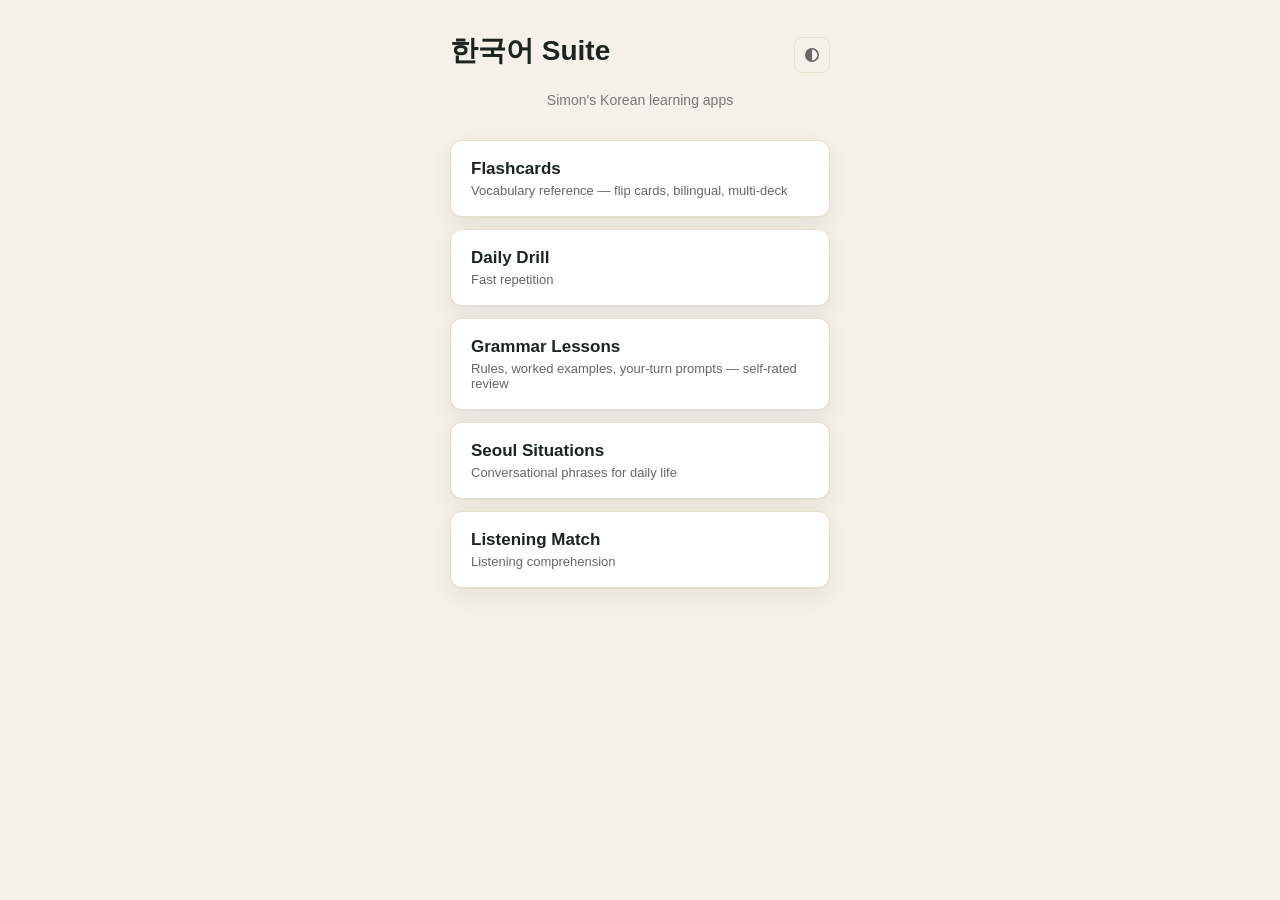
<file: docs/index.html>
<!DOCTYPE html>
<html lang="en">
<head>
  <link rel="icon" type="image/svg+xml" href="favicon.svg" />
  <link rel="apple-touch-icon" href="apple-touch-icon.png" />
  <meta charset="UTF-8">
  <meta name="viewport" content="width=device-width, initial-scale=1.0, viewport-fit=cover">
  <meta name="apple-mobile-web-app-capable" content="yes">
  <meta name="apple-mobile-web-app-status-bar-style" content="black-translucent">
  <meta http-equiv="Cache-Control" content="no-cache, no-store, must-revalidate">
  <title>Korean Suite</title>
  <link rel="stylesheet" href="shared/styles.css">
  <script src="shared/theme.js"></script>
  <style>
    :root {
      --bg: #f5f1e8;
      --ink: #1a2520;
      --muted: #666;
      --subtitle: #777;
      --card: #ffffff;
      --soft: #e8dfcc;
      --accent: #c4452d;
      --shadow: 0 1px 0 rgba(0,0,0,0.04), 0 8px 24px rgba(60,40,20,0.08);
    }

    @media (prefers-color-scheme: dark) {
      :root {
        --bg: #1b1714;
        --ink: #ede6d9;
        --muted: #a89e8c;
        --subtitle: #a89e8c;
        --card: #262019;
        --soft: #3a3229;
        --accent: #e2694a;
        --shadow: 0 1px 0 rgba(0,0,0,0.5), 0 8px 24px rgba(0,0,0,0.55);
      }
    }
    :root[data-theme="dark"] {
      --bg: #1b1714;
      --ink: #ede6d9;
      --muted: #a89e8c;
      --subtitle: #a89e8c;
      --card: #262019;
      --soft: #3a3229;
      --accent: #e2694a;
      --shadow: 0 1px 0 rgba(0,0,0,0.5), 0 8px 24px rgba(0,0,0,0.55);
    }
    :root[data-theme="light"] {
      --bg: #f5f1e8;
      --ink: #1a2520;
      --muted: #666;
      --subtitle: #777;
      --card: #ffffff;
      --soft: #e8dfcc;
      --accent: #c4452d;
      --shadow: 0 1px 0 rgba(0,0,0,0.04), 0 8px 24px rgba(60,40,20,0.08);
    }
    :focus-visible { outline: 2px solid var(--accent); outline-offset: 2px; }
    body { background: var(--bg); color: var(--ink); display: flex; flex-direction: column; align-items: center; padding: calc(env(safe-area-inset-top) + 32px) 16px calc(env(safe-area-inset-bottom) + 32px); }
    .hub-top { display: flex; align-items: center; justify-content: space-between; width: 100%; max-width: 380px; margin: 0 auto; }
    h1 { margin: 0 0 8px; font-size: 28px; }
    .theme-toggle {
      appearance: none;
      background: transparent;
      border: 1px solid var(--soft);
      border-radius: 8px;
      color: var(--muted);
      width: 36px;
      height: 36px;
      box-sizing: border-box;
      display: inline-flex;
      align-items: center;
      justify-content: center;
      cursor: pointer;
      transition: color 0.15s ease, border-color 0.15s ease;
    }
    .theme-toggle:hover { color: var(--ink); border-color: var(--accent); }
    .subtitle { color: var(--subtitle); font-size: 14px; margin-bottom: 32px; }
    .grid { display: grid; gap: 12px; width: 100%; max-width: 380px; }
    .card {
      display: block;
      padding: 18px 20px;
      background: var(--card);
      border: 1px solid var(--soft);
      border-radius: 12px;
      text-decoration: none;
      color: var(--ink);
      box-shadow: var(--shadow);
    }
    .card:hover { border-color: var(--accent); }
    .card h2 { margin: 0 0 4px; font-size: 17px; font-weight: 600; }
    .card p { margin: 0; color: var(--muted); font-size: 13px; }
  </style>
</head>
<body>
  <div class="hub-top">
    <h1>한국어 Suite</h1>
    <button class="theme-toggle" data-ks-theme-toggle type="button" aria-label="Theme: Auto (follows system) - tap to change">
      <svg viewBox="0 0 16 16" width="16" height="16" fill="currentColor" aria-hidden="true"></svg>
    </button>
  </div>
  <p class="subtitle">Simon's Korean learning apps</p>
  <div class="grid">
    <a class="card" href="flashcards/">
      <h2>Flashcards</h2>
      <p>Vocabulary reference — flip cards, bilingual, multi-deck</p>
    </a>
    <a class="card" href="drill/">
      <h2>Daily Drill</h2>
      <p>Fast repetition</p>
    </a>
    <a class="card" href="grammar/">
      <h2>Grammar Lessons</h2>
      <p>Rules, worked examples, your-turn prompts — self-rated review</p>
    </a>
    <a class="card" href="seoul/">
      <h2>Seoul Situations</h2>
      <p>Conversational phrases for daily life</p>
    </a>
    <a class="card" href="listening/">
      <h2>Listening Match</h2>
      <p>Listening comprehension</p>
    </a>
  </div>
</body>
</html>
</file>
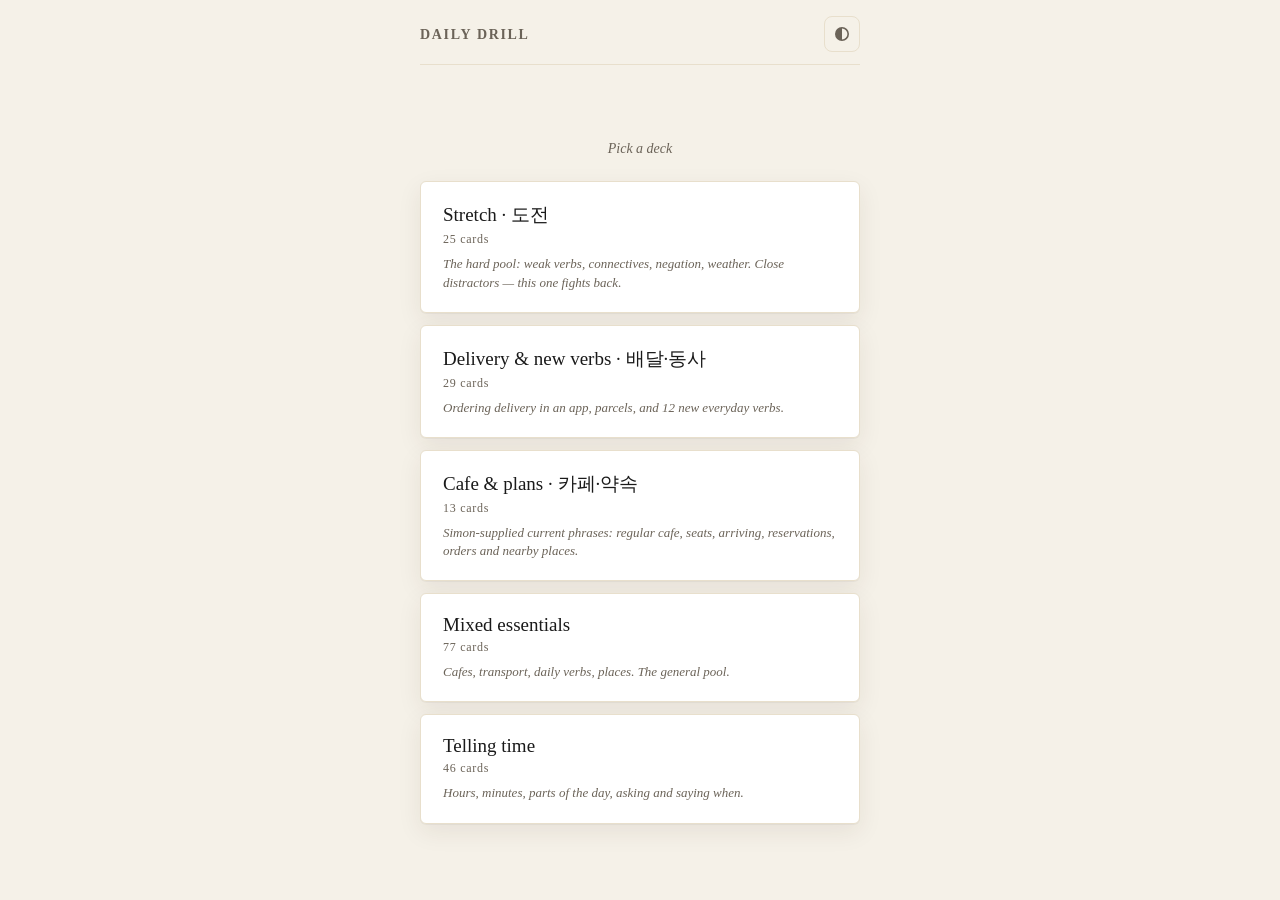
<file: docs/drill/index.html>
<!DOCTYPE html>
<html lang="en">
<head>
  <link rel="icon" type="image/svg+xml" href="../favicon.svg" />
  <link rel="apple-touch-icon" href="../apple-touch-icon.png" />
<meta charset="UTF-8">
<meta name="viewport" content="width=device-width, initial-scale=1.0, maximum-scale=1.0, user-scalable=no, viewport-fit=cover">
<meta http-equiv="Cache-Control" content="no-cache, no-store, must-revalidate">
<meta http-equiv="Pragma" content="no-cache">
<meta http-equiv="Expires" content="0">
<title>Daily Drill</title>
<link rel="stylesheet" href="../shared/styles.css">
<script src="../shared/theme.js"></script>
<style>
  :root {
    --bg: #f5f1e8;
    --ink: #1a1a1a;
    --muted: #6b6358;
    --accent: #c4452d;
    --correct: #2d6b3f;
    --soft: #e8dfcc;
    --card: #ffffff;
    --shadow: 0 1px 0 rgba(0,0,0,0.04), 0 8px 24px rgba(60,40,20,0.08);
    --on-accent: #fff;
  }

  @media (prefers-color-scheme: dark) {
    :root {
      --bg: #1b1714;
      --ink: #ede6d9;
      --muted: #a89e8c;
      --accent: #e2694a;
      --correct: #4f9c66;
      --soft: #3a3229;
      --card: #262019;
      --shadow: 0 1px 0 rgba(0,0,0,0.5), 0 8px 24px rgba(0,0,0,0.55);
      --on-accent: #1b1714;
    }
  }
  :root[data-theme="dark"] {
    --bg: #1b1714;
    --ink: #ede6d9;
    --muted: #a89e8c;
    --accent: #e2694a;
    --correct: #4f9c66;
    --soft: #3a3229;
    --card: #262019;
    --shadow: 0 1px 0 rgba(0,0,0,0.5), 0 8px 24px rgba(0,0,0,0.55);
    --on-accent: #1b1714;
  }
  :root[data-theme="light"] {
    --bg: #f5f1e8;
    --ink: #1a1a1a;
    --muted: #6b6358;
    --accent: #c4452d;
    --correct: #2d6b3f;
    --soft: #e8dfcc;
    --card: #ffffff;
    --shadow: 0 1px 0 rgba(0,0,0,0.04), 0 8px 24px rgba(60,40,20,0.08);
    --on-accent: #fff;
  }
  :focus-visible { outline: 2px solid var(--accent); outline-offset: 2px; }
  @media (prefers-color-scheme: dark) {
    body .opt.dim { opacity: 0.5; }
  }
  :root[data-theme="dark"] .opt.dim { opacity: 0.5; }
  * { box-sizing: border-box; margin: 0; padding: 0; -webkit-tap-highlight-color: transparent; }
  html, body { height: 100%; overscroll-behavior: none; }
  body {
    font-family: 'Iowan Old Style', 'Palatino', 'Georgia', serif;
    background: var(--bg);
    color: var(--ink);
    display: flex;
    flex-direction: column;
    min-height: 100vh;
    padding: env(safe-area-inset-top) 0 env(safe-area-inset-bottom);
  }
  .wrap {
    flex: 1;
    display: flex;
    flex-direction: column;
    max-width: 480px;
    width: 100%;
    margin: 0 auto;
    padding: 16px 20px 24px;
  }
  header {
    display: flex;
    justify-content: space-between;
    align-items: center;
    padding-bottom: 12px;
    border-bottom: 1px solid var(--soft);
    margin-bottom: 24px;
    min-height: 28px;
  }
  .header-right { display: flex; align-items: center; gap: 10px; }
  .theme-toggle {
    appearance: none;
    background: transparent;
    border: 1px solid var(--soft);
    border-radius: 8px;
    color: var(--muted);
    width: 36px;
    height: 36px;
    box-sizing: border-box;
    display: inline-flex;
    align-items: center;
    justify-content: center;
    cursor: pointer;
    transition: color 0.15s ease, border-color 0.15s ease;
  }
  .theme-toggle:hover { color: var(--ink); border-color: var(--accent); }
  .title {
    font-size: 14px;
    font-weight: 600;
    letter-spacing: 0.12em;
    text-transform: uppercase;
    color: var(--muted);
  }
  .progress {
    font-variant-numeric: tabular-nums;
    font-size: 13px;
    color: var(--muted);
  }
  .back-btn {
    background: none;
    border: none;
    color: var(--muted);
    font-family: inherit;
    font-size: 13px;
    cursor: pointer;
    padding: 0;
  }
  .back-btn:hover { color: var(--ink); }

  /* Picker */
  .picker-intro {
    font-size: 14px;
    color: var(--muted);
    text-align: center;
    margin-bottom: 24px;
    font-style: italic;
  }
  .deck-list {
    display: flex;
    flex-direction: column;
    gap: 12px;
  }
  .deck-card {
    background: var(--card);
    border: 1px solid var(--soft);
    border-radius: 6px;
    padding: 20px 22px;
    text-align: left;
    cursor: pointer;
    font-family: inherit;
    transition: all 0.15s ease;
    box-shadow: var(--shadow);
    width: 100%;
  }
  .deck-card:hover { border-color: var(--accent); transform: translateY(-1px); }
  .deck-card:active { transform: scale(0.99); }
  .deck-name {
    font-size: 19px;
    font-weight: 500;
    color: var(--ink);
    margin-bottom: 4px;
  }
  .deck-meta {
    font-size: 12px;
    color: var(--muted);
    letter-spacing: 0.06em;
  }
  .deck-blurb {
    font-size: 13px;
    color: var(--muted);
    margin-top: 8px;
    line-height: 1.4;
    font-style: italic;
  }

  /* Session */
  .stage { flex: 1; display: flex; flex-direction: column; justify-content: center; }
  .card-num {
    font-size: 12px;
    letter-spacing: 0.18em;
    text-transform: uppercase;
    color: var(--muted);
    text-align: center;
    margin-bottom: 28px;
  }
  .prompt {
    background: var(--card);
    border: 1px solid var(--soft);
    border-radius: 4px;
    padding: 40px 24px;
    text-align: center;
    box-shadow: var(--shadow);
    margin-bottom: 28px;
  }
  .hangul {
    font-family: 'Apple SD Gothic Neo', 'Noto Sans KR', sans-serif;
    font-size: 44px;
    font-weight: 500;
    line-height: 1.2;
    color: var(--ink);
  }
  .options { display: flex; flex-direction: column; gap: 10px; }
  .opt {
    background: var(--card);
    border: 1px solid var(--soft);
    border-radius: 4px;
    padding: 16px 18px;
    font-family: inherit;
    font-size: 17px;
    color: var(--ink);
    text-align: left;
    cursor: pointer;
    transition: all 0.15s ease;
    width: 100%;
    line-height: 1.3;
  }
  .opt:active { transform: scale(0.99); }
  .opt.correct { background: var(--correct); color: var(--on-accent); border-color: var(--correct); }
  .opt.wrong { background: var(--accent); color: var(--on-accent); border-color: var(--accent); }
  .opt.dim { opacity: 0.4; }
  .opt:disabled { cursor: default; }
  .next-bar { margin-top: 24px; text-align: center; min-height: 48px; }
  .next-btn {
    background: var(--ink);
    color: var(--bg);
    border: none;
    border-radius: 4px;
    padding: 14px 28px;
    font-family: inherit;
    font-size: 14px;
    letter-spacing: 0.14em;
    text-transform: uppercase;
    cursor: pointer;
    opacity: 0;
    transition: opacity 0.2s ease;
  }
  .next-btn.show { opacity: 1; }

  /* Done */
  .done { text-align: center; padding: 40px 20px; }
  .done-num {
    font-size: 72px;
    font-weight: 300;
    color: var(--correct);
    font-variant-numeric: tabular-nums;
    margin-bottom: 8px;
  }
  .done-label {
    font-size: 13px;
    letter-spacing: 0.16em;
    text-transform: uppercase;
    color: var(--muted);
    margin-bottom: 32px;
  }
  .review-section { text-align: left; margin-bottom: 28px; }
  .review-title {
    font-size: 12px;
    letter-spacing: 0.16em;
    text-transform: uppercase;
    color: var(--muted);
    margin-bottom: 12px;
    text-align: center;
  }
  .review-item {
    background: var(--card);
    border: 1px solid var(--soft);
    border-radius: 4px;
    padding: 12px 16px;
    margin-bottom: 8px;
    display: flex;
    justify-content: space-between;
    align-items: center;
    font-size: 16px;
    gap: 12px;
  }
  .review-item .ko {
    font-family: 'Apple SD Gothic Neo', 'Noto Sans KR', sans-serif;
    font-weight: 500;
  }
  .review-item .en {
    color: var(--muted);
    font-style: italic;
    text-align: right;
  }
  .done-actions {
    display: flex;
    gap: 10px;
    justify-content: center;
    flex-wrap: wrap;
  }
  .btn-primary {
    background: var(--ink);
    color: var(--bg);
    border: none;
    border-radius: 4px;
    padding: 14px 28px;
    font-family: inherit;
    font-size: 13px;
    letter-spacing: 0.14em;
    text-transform: uppercase;
    cursor: pointer;
  }
  .btn-secondary {
    background: none;
    color: var(--ink);
    border: 1px solid var(--soft);
    border-radius: 4px;
    padding: 14px 24px;
    font-family: inherit;
    font-size: 13px;
    letter-spacing: 0.14em;
    text-transform: uppercase;
    cursor: pointer;
  }
</style>
</head>
<body>
<div class="wrap">
  <header>
    <div id="leftHeader"></div>
    <div class="header-right">
      <div class="progress" id="progress"></div>
      <button class="theme-toggle" data-ks-theme-toggle type="button" aria-label="Theme: Auto (follows system) - tap to change">
        <svg viewBox="0 0 16 16" width="16" height="16" fill="currentColor" aria-hidden="true"></svg>
      </button>
    </div>
  </header>
  <div class="stage" id="stage"></div>
</div>

<script src="../shared/logger.js"></script>
<script>
// ============================================================
// DECKS
// To add a new deck: append an object below. Each deck has
//   id (unique), name, blurb, cards: [{ko, en}]
// ============================================================
const DECKS = [
  {
    // F (Saga 2026-06-25): mixed pool sits at ~98% (merely confirming). This Stretch deck folds
    // the under-practised material — weak 하다/이동 verbs + new connectives, negation and weather —
    // into one MCQ pool with close-meaning distractors. Listed first so it's the default reach.
    id: 'stretch',
    name: 'Stretch · 도전',
    blurb: 'The hard pool: weak verbs, connectives, negation, weather. Close distractors — this one fights back.',
    cards: [
      // Weak 하다 verbs
      { ko: '세수하다', en: "to wash one's face" },
      { ko: '시작하다', en: 'to start' },
      { ko: '운동하다', en: 'to exercise' },
      { ko: '수영하다', en: 'to swim' },
      { ko: '주문하다', en: 'to order' },
      { ko: '예약하다', en: 'to reserve / book' },
      // Weak 이동 (motion) verbs
      { ko: '일어나다', en: 'to wake up / get up' },
      { ko: '넘어지다', en: 'to fall down' },
      { ko: '던지다', en: 'to throw' },
      { ko: '잡다', en: 'to catch / grab' },
      { ko: '걷다', en: 'to walk' },
      // Connectives
      { ko: '그래서', en: 'so / therefore' },
      { ko: '하지만', en: 'but / however' },
      { ko: '그런데', en: 'but / by the way' },
      { ko: '그리고', en: 'and / and then' },
      { ko: '-고', en: 'and (verb connector)' },
      // Negation
      { ko: '안 해요', en: "I don't do / I'm not doing" },
      { ko: '마시지 않아요', en: "I don't drink (long negation)" },
      { ko: '안 가요', en: "I don't go" },
      // Weather
      { ko: '날씨', en: 'weather' },
      { ko: '비가 와요', en: "it's raining" },
      { ko: '눈이 와요', en: "it's snowing" },
      { ko: '더워요', en: "it's hot" },
      { ko: '추워요', en: "it's cold" },
      { ko: '흐려요', en: "it's cloudy" },
    ]
  },

  {
    // Added 2026-11-24 (Saga): delivery-app (Mwo Meokji) vocabulary + 12 new everyday verbs. Mirrors flashcards decks delivery + verbs_new.
    id: 'delivery',
    name: 'Delivery & new verbs · 배달·동사',
    blurb: 'Ordering delivery in an app, parcels, and 12 new everyday verbs.',
    cards: [
      { ko: '배달', en: 'delivery' },
      { ko: '배달비', en: 'delivery fee' },
      { ko: '최소 주문 금액', en: 'minimum order amount' },
      { ko: '메뉴', en: 'menu' },
      { ko: '리뷰', en: 'review' },
      { ko: '쿠폰', en: 'coupon' },
      { ko: '할인', en: 'discount' },
      { ko: '장바구니', en: 'shopping cart (in an app)' },
      { ko: '치킨', en: 'fried chicken' },
      { ko: '떡볶이', en: 'tteokbokki (spicy rice cakes)' },
      { ko: '짜장면', en: 'jjajangmyeon (black bean noodles)' },
      { ko: '수저', en: 'spoon and chopsticks' },
      { ko: '문 앞에 놓아 주세요', en: 'please leave it at the door' },
      { ko: '배달 왔어요', en: 'the delivery has arrived' },
      { ko: '얼마나 걸려요?', en: 'how long does it take?' },
      { ko: '택배', en: 'parcel (courier)' },
      { ko: '경비실', en: 'building security office' },
      { ko: '시키다', en: 'to order (food)' },
      { ko: '고르다', en: 'to choose' },
      { ko: '받다', en: 'to receive' },
      { ko: '보내다', en: 'to send' },
      { ko: '찾다', en: 'to look for / find' },
      { ko: '바꾸다', en: 'to change / swap' },
      { ko: '열다', en: 'to open' },
      { ko: '닫다', en: 'to close' },
      { ko: '걸리다', en: 'to take (time)' },
      { ko: '결제하다', en: 'to pay (card / app)' },
      { ko: '추가하다', en: 'to add' },
      { ko: '취소하다', en: 'to cancel' },
    ]
  },

  {
    id: 'cafe-plans',
    name: 'Cafe & plans · 카페·약속',
    blurb: 'Simon-supplied current phrases: regular cafe, seats, arriving, reservations, orders and nearby places.',
    cards: [
      { ko: '저는 단골 카페가 있어요', en: 'I have a regular cafe' },
      { ko: '거의 매일 커피 마시러 가요', en: 'I go almost every day to drink coffee' },
      { ko: '단골 카페', en: 'regular cafe' },
      { ko: '자리요', en: 'a seat, please / about the seat' },
      { ko: '막', en: 'just / just now' },
      { ko: '도착했어요', en: 'I arrived / has arrived' },
      { ko: '가도 돼요', en: 'it is okay to go / may go' },
      { ko: '예약', en: 'reservation / booking' },
      { ko: '늦었어요', en: 'I was late / it is late' },
      { ko: '이따', en: 'later / a little later' },
      { ko: '주문', en: 'order' },
      { ko: '근처에', en: 'nearby / near' },
      { ko: '저는 저 아파트에 살아요', en: 'I live in that apartment' },
    ]
  },

  {
    id: 'mixed',
    name: 'Mixed essentials',
    blurb: 'Cafes, transport, daily verbs, places. The general pool.',
    cards: [
      { ko: '안녕하세요', en: 'hello (polite)' },
      { ko: '감사합니다', en: 'thank you' },
      { ko: '죄송합니다', en: "I'm sorry" },
      { ko: '괜찮아요', en: "it's okay / I'm fine" },
      { ko: '잠깐만요', en: 'just a moment' },
      { ko: '여기요', en: 'excuse me / over here' },
      { ko: '천천히', en: 'slowly' },
      { ko: '빨리', en: 'quickly' },
      { ko: '아메리카노', en: 'americano' },
      { ko: '따뜻한', en: 'hot (warm)' },
      { ko: '차가운', en: 'cold' },
      { ko: '얼음', en: 'ice' },
      { ko: '물', en: 'water' },
      { ko: '커피', en: 'coffee' },
      { ko: '맛있어요', en: "it's delicious" },
      { ko: '매워요', en: "it's spicy" },
      { ko: '주세요', en: 'please give me' },
      { ko: '먹어요', en: 'eats / I eat' },
      { ko: '마셔요', en: 'drinks / I drink' },
      { ko: '계산서', en: 'the bill' },
      { ko: '포장', en: 'takeaway' },
      { ko: '집', en: 'house / home' },
      { ko: '학교', en: 'school' },
      { ko: '회사', en: 'company / office' },
      { ko: '식당', en: 'restaurant' },
      { ko: '카페', en: 'cafe' },
      { ko: '편의점', en: 'convenience store' },
      { ko: '지하철', en: 'subway' },
      { ko: '버스', en: 'bus' },
      { ko: '택시', en: 'taxi' },
      { ko: '공항', en: 'airport' },
      { ko: '병원', en: 'hospital' },
      { ko: '은행', en: 'bank' },
      { ko: '시장', en: 'market' },
      { ko: '가요', en: 'goes / I go' },
      { ko: '와요', en: 'comes / I come' },
      { ko: '봐요', en: 'sees / I see' },
      { ko: '읽어요', en: 'reads / I read' },
      { ko: '써요', en: 'writes / I write' },
      { ko: '들어요', en: 'listens / I listen' },
      { ko: '말해요', en: 'speaks / I speak' },
      { ko: '자요', en: 'sleeps / I sleep' },
      { ko: '일어나요', en: 'gets up / wakes up' },
      { ko: '쉬어요', en: 'rests / I rest' },
      { ko: '공부해요', en: 'studies / I study' },
      { ko: '일해요', en: 'works / I work' },
      { ko: '운동해요', en: 'exercises / I exercise' },
      { ko: '만나요', en: 'meets / I meet' },
      { ko: '오늘', en: 'today' },
      { ko: '어제', en: 'yesterday' },
      { ko: '내일', en: 'tomorrow' },
      { ko: '아침', en: 'morning' },
      { ko: '점심', en: 'lunch / noon' },
      { ko: '저녁', en: 'evening / dinner' },
      { ko: '밤', en: 'night' },
      { ko: '지금', en: 'now' },
      { ko: '갑자기', en: 'suddenly' },
      { ko: '저', en: 'I (humble)' },
      { ko: '친구', en: 'friend' },
      { ko: '가족', en: 'family' },
      { ko: '선생님', en: 'teacher' },
      { ko: '학생', en: 'student' },
      { ko: '좋아요', en: "it's good / I like it" },
      { ko: '싫어요', en: "I don't like it" },
      { ko: '많아요', en: "there's a lot" },
      { ko: '적어요', en: "there's a little" },
      { ko: '커요', en: "it's big" },
      { ko: '작아요', en: "it's small" },
      { ko: '비싸요', en: "it's expensive" },
      { ko: '싸요', en: "it's cheap" },
      { ko: '하나', en: 'one (native)' },
      { ko: '둘', en: 'two (native)' },
      { ko: '셋', en: 'three (native)' },
      { ko: '얼마예요', en: 'how much is it?' },
      { ko: '모두', en: 'everyone / everything' },
      { ko: '산후조리', en: 'postpartum care (sanhujori)' },
      { ko: '대박', en: 'awesome! / jackpot! (casual slang)' },
    ]
  },

  {
    id: 'time',
    name: 'Telling time',
    blurb: 'Hours, minutes, parts of the day, asking and saying when.',
    cards: [
      // Hours — native Korean numbers + 시
      { ko: '한 시', en: "one o'clock" },
      { ko: '두 시', en: "two o'clock" },
      { ko: '세 시', en: "three o'clock" },
      { ko: '네 시', en: "four o'clock" },
      { ko: '다섯 시', en: "five o'clock" },
      { ko: '여섯 시', en: "six o'clock" },
      { ko: '일곱 시', en: "seven o'clock" },
      { ko: '여덟 시', en: "eight o'clock" },
      { ko: '아홉 시', en: "nine o'clock" },
      { ko: '열 시', en: "ten o'clock" },
      { ko: '열한 시', en: "eleven o'clock" },
      { ko: '열두 시', en: "twelve o'clock" },

      // Minutes — Sino-Korean numbers + 분
      { ko: '오 분', en: 'five minutes' },
      { ko: '십 분', en: 'ten minutes' },
      { ko: '십오 분', en: 'fifteen minutes' },
      { ko: '이십 분', en: 'twenty minutes' },
      { ko: '삼십 분', en: 'thirty minutes' },
      { ko: '사십 분', en: 'forty minutes' },
      { ko: '오십 분', en: 'fifty minutes' },
      { ko: '반', en: 'half (past the hour)' },

      // Combined times
      { ko: '세 시 반', en: 'half past three (3:30)' },
      { ko: '여섯 시 십오 분', en: 'six fifteen (6:15)' },
      { ko: '일곱 시 삼십 분', en: 'seven thirty (7:30)' },
      { ko: '아홉 시 사십오 분', en: 'nine forty-five (9:45)' },

      // AM / PM and parts of day
      { ko: '오전', en: 'AM / morning' },
      { ko: '오후', en: 'PM / afternoon' },
      { ko: '아침', en: 'morning (early)' },
      { ko: '점심', en: 'noon / lunchtime' },
      { ko: '저녁', en: 'evening' },
      { ko: '밤', en: 'night' },
      { ko: '새벽', en: 'dawn / early hours' },
      { ko: '정오', en: 'midday / noon' },
      { ko: '자정', en: 'midnight' },

      // Asking and saying
      { ko: '몇 시예요?', en: 'what time is it?' },
      { ko: '지금 몇 시예요?', en: 'what time is it now?' },
      { ko: '몇 시에 만나요?', en: 'what time shall we meet?' },
      { ko: '세 시에 만나요', en: "let's meet at three" },
      { ko: '오전 아홉 시', en: '9 AM' },
      { ko: '오후 세 시', en: '3 PM' },
      { ko: '나중에', en: 'later' },
      { ko: '일찍', en: 'early' },
      { ko: '늦게', en: 'late' },

      // Useful related
      { ko: '시간', en: 'time / hour (duration)' },
      { ko: '분', en: 'minute' },
      { ko: '초', en: 'second' },
      { ko: '언제', en: 'when' },
    ]
  }
];

const SESSION_SIZE = 10;

let activeDeck = null;
let session = [];
let currentIdx = 0;
let sessionCorrect = 0;
let missedThisSession = [];
let itemsThisSession = []; // per-item results for error logging: {id, given, expected, correct}

const stage = document.getElementById('stage');
const progress = document.getElementById('progress');
const leftHeader = document.getElementById('leftHeader');

function shuffle(a) {
  const arr = [...a];
  for (let i = arr.length - 1; i > 0; i--) {
    const j = Math.floor(Math.random() * (i + 1));
    [arr[i], arr[j]] = [arr[j], arr[i]];
  }
  return arr;
}

// ============================================================
// PICKER
// ============================================================
function renderPicker() {
  leftHeader.innerHTML = `<span class="title">Daily Drill</span>`;
  progress.textContent = '';

  stage.innerHTML = `
    <div class="picker-intro">Pick a deck</div>
    <div class="deck-list" id="deckList"></div>
  `;
  const list = document.getElementById('deckList');
  DECKS.forEach(deck => {
    const btn = document.createElement('button');
    btn.className = 'deck-card';
    btn.innerHTML = `
      <div class="deck-name">${deck.name}</div>
      <div class="deck-meta">${deck.cards.length} cards</div>
      <div class="deck-blurb">${deck.blurb}</div>
    `;
    btn.onclick = () => startSession(deck);
    list.appendChild(btn);
  });
}

// ============================================================
// SESSION
// ============================================================
function buildSession() {
  const cards = activeDeck.cards;
  const sessionSize = Math.min(SESSION_SIZE, cards.length);
  const shuffled = shuffle(cards);
  session = shuffled.slice(0, sessionSize).map(card => {
    const others = cards.filter(c => c.ko !== card.ko && c.en !== card.en);
    const distractors = shuffle(others).slice(0, 3).map(c => c.en);
    const options = shuffle([card.en, ...distractors]);
    return { ...card, options };
  });
  currentIdx = 0;
  sessionCorrect = 0;
  missedThisSession = [];
  itemsThisSession = [];
}

function startSession(deck) {
  activeDeck = deck;
  buildSession();
  renderCard();
}

function renderCard() {
  const card = session[currentIdx];
  leftHeader.innerHTML = `<button class="back-btn" id="backBtn">← Decks</button>`;
  document.getElementById('backBtn').onclick = renderPicker;
  progress.textContent = `${currentIdx + 1} / ${session.length}`;

  stage.innerHTML = `
    <div class="card-num">${activeDeck.name} · Card ${currentIdx + 1}</div>
    <div class="prompt"><div class="hangul">${card.ko}</div></div>
    <div class="options" id="opts"></div>
    <div class="next-bar"><button class="next-btn" id="next">Next →</button></div>
  `;

  const optsEl = document.getElementById('opts');
  card.options.forEach(opt => {
    const btn = document.createElement('button');
    btn.className = 'opt';
    btn.textContent = opt;
    btn.onclick = () => handleAnswer(btn, opt, card);
    optsEl.appendChild(btn);
  });
}

function handleAnswer(btn, chosen, card) {
  const allBtns = document.querySelectorAll('.opt');
  allBtns.forEach(b => b.disabled = true);

  const isCorrect = chosen === card.en;
  itemsThisSession.push({ id: card.ko, given: chosen, expected: card.en, correct: isCorrect });
  if (isCorrect) {
    btn.classList.add('correct');
    sessionCorrect++;
  } else {
    btn.classList.add('wrong');
    missedThisSession.push(card);
    allBtns.forEach(b => {
      if (b.textContent === card.en) b.classList.add('correct');
      else if (b !== btn) b.classList.add('dim');
    });
  }

  document.getElementById('next').classList.add('show');
  document.getElementById('next').onclick = nextCard;
}

function nextCard() {
  currentIdx++;
  if (currentIdx >= session.length) renderDone();
  else renderCard();
}

function renderDone() {
  try { KoreanSuiteLogger.log('drill', { deckId: activeDeck && activeDeck.id, events: [{ type: 'session_complete', correct: sessionCorrect, total: session.length, missed: missedThisSession.length, modality: 'production', items: itemsThisSession }] }); } catch(e){}
  progress.textContent = `${session.length} / ${session.length}`;
  const reviewHtml = missedThisSession.length
    ? `<div class="review-section">
         <div class="review-title">Review these</div>
         ${missedThisSession.map(c =>
           `<div class="review-item"><span class="ko">${c.ko}</span><span class="en">${c.en}</span></div>`
         ).join('')}
       </div>`
    : '';

  stage.innerHTML = `
    <div class="done">
      <div class="done-num">${sessionCorrect}/${session.length}</div>
      <div class="done-label">${activeDeck.name} · complete</div>
      ${reviewHtml}
      <div class="done-actions">
        <button class="btn-primary" id="again">Another round</button>
        <button class="btn-secondary" id="back">Pick deck</button>
      </div>
    </div>
  `;
  document.getElementById('again').onclick = () => startSession(activeDeck);
  document.getElementById('back').onclick = renderPicker;
}

// boot
renderPicker();
</script>
</body>
</html>
</file>
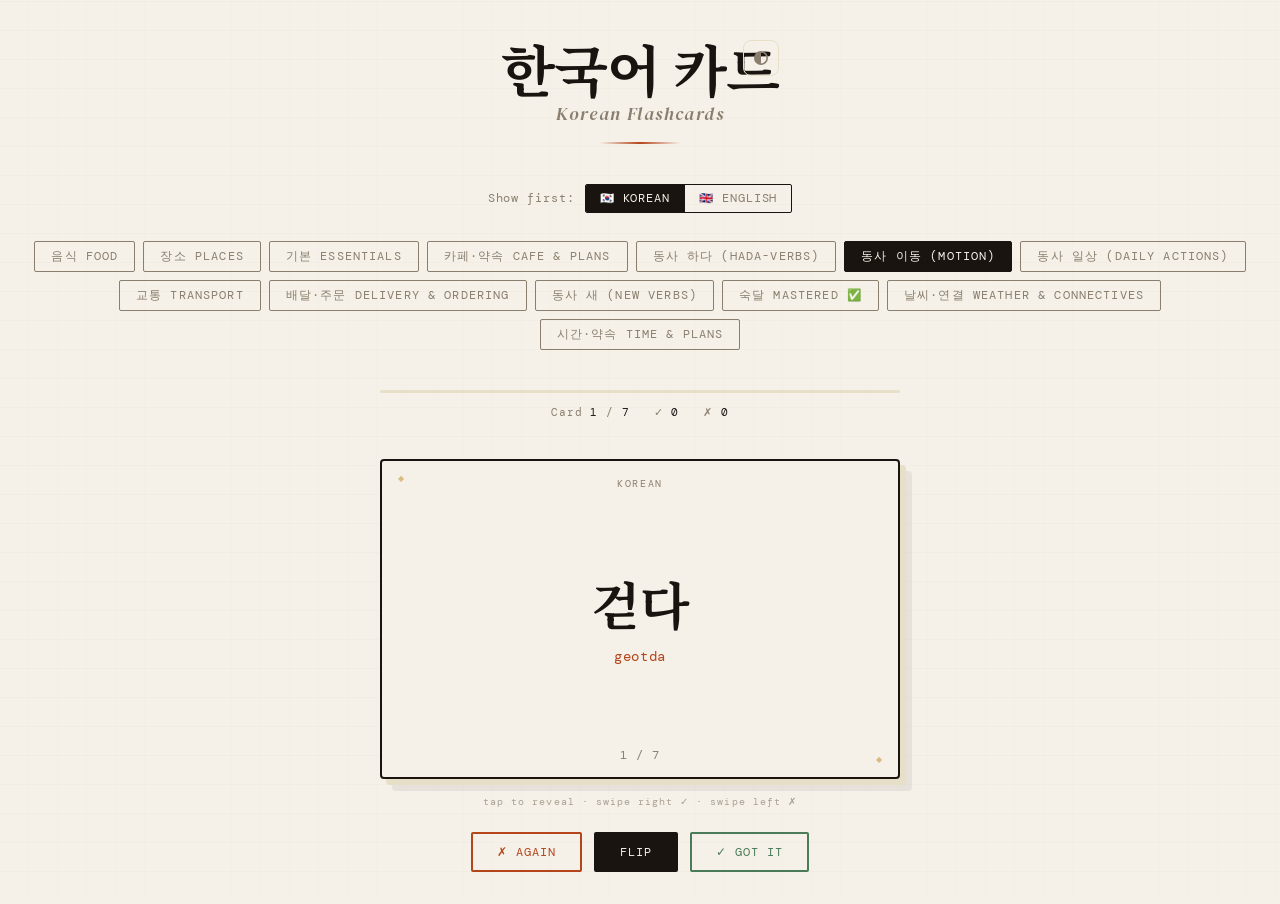
<file: docs/flashcards/index.html>
<!DOCTYPE html>
<html lang="en">
<head>
  <link rel="icon" type="image/svg+xml" href="../favicon.svg" />
  <link rel="apple-touch-icon" href="../apple-touch-icon.png" />
<meta charset="UTF-8">
<meta name="viewport" content="width=device-width, initial-scale=1.0, viewport-fit=cover">
<meta http-equiv="Cache-Control" content="no-cache, no-store, must-revalidate">
<meta http-equiv="Pragma" content="no-cache">
<meta http-equiv="Expires" content="0">
<title>한국어 Flashcards</title>
<link href="https://fonts.googleapis.com/css2?family=Noto+Serif+KR:wght@300;400;700&family=Noto+Sans+KR:wght@300;400&family=DM+Serif+Display:ital@0;1&family=DM+Mono:wght@300;400&display=swap" rel="stylesheet">
<link rel="stylesheet" href="../shared/styles.css">
<script src="../shared/theme.js"></script>
<style>
  *, *::before, *::after { box-sizing: border-box; margin: 0; padding: 0; }
  :root {
    --ink: #1a1410;
    --bg: #f5f0e8;
    --card: #e8dfc8;
    --accent: #b5451b;
    --gold: #c8973a;
    --muted: #8a7f6e;
    --light-ink: #3d3228;
    --correct: #4a7c59;
    --texture-v: rgba(0,0,0,0.015);
    --texture-h: rgba(0,0,0,0.008);
    --hairline: rgba(0,0,0,0.1);
    --shadow-panel: rgba(0,0,0,0.08);
    --shadow: 6px 6px 0 var(--card), 12px 12px 0 rgba(0,0,0,0.06);
  }

  @media (prefers-color-scheme: dark) {
    :root {
      --ink: #ece4d6;
      --bg: #1a140f;
      --card: #3a2c1d;
      --accent: #e2794a;
      --gold: #d9ac52;
      --muted: #a89a86;
      --light-ink: #cdc0aa;
      --correct: #52c76b;
      --texture-v: rgba(255,255,255,0.02);
      --texture-h: rgba(255,255,255,0.012);
      --hairline: rgba(255,255,255,0.12);
      --shadow-panel: rgba(0,0,0,0.5);
      --shadow: 6px 6px 0 var(--card), 12px 12px 0 rgba(0,0,0,0.45);
    }
  }
  :root[data-theme="dark"] {
    --ink: #ece4d6;
    --bg: #1a140f;
    --card: #3a2c1d;
    --accent: #e2794a;
    --gold: #d9ac52;
    --muted: #a89a86;
    --light-ink: #cdc0aa;
    --correct: #52c76b;
    --texture-v: rgba(255,255,255,0.02);
    --texture-h: rgba(255,255,255,0.012);
    --hairline: rgba(255,255,255,0.12);
    --shadow-panel: rgba(0,0,0,0.5);
    --shadow: 6px 6px 0 var(--card), 12px 12px 0 rgba(0,0,0,0.45);
  }
  :root[data-theme="light"] {
    --ink: #1a1410;
    --bg: #f5f0e8;
    --card: #e8dfc8;
    --accent: #b5451b;
    --gold: #c8973a;
    --muted: #8a7f6e;
    --light-ink: #3d3228;
    --correct: #4a7c59;
    --texture-v: rgba(0,0,0,0.015);
    --texture-h: rgba(0,0,0,0.008);
    --hairline: rgba(0,0,0,0.1);
    --shadow-panel: rgba(0,0,0,0.08);
    --shadow: 6px 6px 0 var(--card), 12px 12px 0 rgba(0,0,0,0.06);
  }
  :focus-visible { outline: 2px solid var(--accent); outline-offset: 2px; }
  body { background: var(--bg); color: var(--ink); font-family: 'DM Serif Display', serif; min-height: 100vh; display: flex; flex-direction: column; align-items: center; padding: 40px 20px; position: relative; overflow-x: hidden; }
  body::before { content: ''; position: fixed; inset: 0; background: repeating-linear-gradient(0deg, transparent, transparent 28px, var(--texture-v) 28px, var(--texture-v) 29px), repeating-linear-gradient(90deg, transparent, transparent 28px, var(--texture-h) 28px, var(--texture-h) 29px); pointer-events: none; }
  header { text-align: center; margin-bottom: 24px; position: relative; }
  .theme-toggle {
    appearance: none;
    background: transparent;
    border: 1px solid var(--card);
    border-radius: 8px;
    color: var(--muted);
    width: 36px;
    height: 36px;
    box-sizing: border-box;
    display: inline-flex;
    align-items: center;
    justify-content: center;
    cursor: pointer;
    position: absolute;
    top: 0;
    right: 0;
    transition: color 0.15s ease, border-color 0.15s ease;
  }
  .theme-toggle:hover { color: var(--ink); border-color: var(--accent); }
  .title-ko { font-family: 'Noto Serif KR', serif; font-size: clamp(2rem, 6vw, 3.5rem); font-weight: 700; letter-spacing: -0.02em; color: var(--ink); line-height: 1; }
  .title-en { font-family: 'DM Serif Display', serif; font-style: italic; font-size: clamp(0.9rem, 2vw, 1.1rem); color: var(--muted); margin-top: 6px; letter-spacing: 0.08em; }
  .divider { width: 80px; height: 2px; background: linear-gradient(90deg, transparent, var(--accent), transparent); margin: 16px auto; }
  .direction-row { display: flex; align-items: center; gap: 10px; margin-bottom: 28px; font-family: 'DM Mono', monospace; font-size: 0.72rem; letter-spacing: 0.08em; }
  .direction-row span { color: var(--muted); }
  .toggle-wrap { display: flex; border: 1.5px solid var(--ink); border-radius: 2px; overflow: hidden; }
  .toggle-btn { padding: 6px 14px; background: transparent; color: var(--muted); border: none; cursor: pointer; font-family: 'DM Mono', monospace; font-size: 0.72rem; letter-spacing: 0.08em; text-transform: uppercase; transition: all 0.15s; }
  .toggle-btn:first-child { border-right: 1.5px solid var(--ink); }
  .toggle-btn.active { background: var(--ink); color: var(--bg); }
  .categories { display: flex; gap: 8px; flex-wrap: wrap; justify-content: center; margin-bottom: 40px; }
  .cat-btn { font-family: 'DM Mono', monospace; font-size: 0.72rem; font-weight: 400; letter-spacing: 0.1em; text-transform: uppercase; padding: 7px 16px; border: 1.5px solid var(--muted); background: transparent; color: var(--muted); cursor: pointer; transition: all 0.2s; border-radius: 2px; }
  .cat-btn:hover { border-color: var(--ink); color: var(--ink); }
  .cat-btn.active { background: var(--ink); color: var(--bg); border-color: var(--ink); }
  .card-area { width: 100%; max-width: 520px; margin-bottom: 16px; position: relative; }
  .swipe-label { position: absolute; top: 50%; transform: translateY(-50%); font-family: 'DM Mono', monospace; font-size: 1.1rem; font-weight: 700; letter-spacing: 0.1em; text-transform: uppercase; opacity: 0; pointer-events: none; z-index: 10; }
  .swipe-label.left { left: 12px; color: var(--accent); }
  .swipe-label.right { right: 12px; color: var(--correct); }
  .card-scene { width: 100%; perspective: 1200px; }
  .card-inner { position: relative; width: 100%; height: 320px; transform-style: preserve-3d; transition: transform 0.55s cubic-bezier(0.4, 0.2, 0.2, 1); cursor: pointer; user-select: none; }
  .card-inner.flipped { transform: rotateY(180deg); }
  .card-face { position: absolute; inset: 0; backface-visibility: hidden; -webkit-backface-visibility: hidden; border: 2px solid var(--ink); background: var(--bg); display: flex; flex-direction: column; align-items: center; justify-content: center; padding: 40px; border-radius: 4px; box-shadow: var(--shadow); }
  .card-face.back { transform: rotateY(180deg); background: var(--card); }
  /* Dark-only: front converges onto the same elevated surface as the back —
     see the dark-mode spec addendum's "Card back face" note. Light mode keeps
     the two-tone split above untouched (front var(--bg), back var(--card)). */
  @media (prefers-color-scheme: dark) {
    .card-face { background: var(--card); }
  }
  :root[data-theme="dark"] .card-face { background: var(--card); }
  .card-face::before, .card-face::after { content: '◆'; position: absolute; font-size: 0.5rem; color: var(--gold); opacity: 0.6; }
  .card-face::before { top: 12px; left: 16px; }
  .card-face::after { bottom: 12px; right: 16px; }
  .card-label { font-family: 'DM Mono', monospace; font-size: 0.65rem; letter-spacing: 0.15em; text-transform: uppercase; color: var(--muted); position: absolute; top: 16px; }
  .card-hangul { font-family: 'Noto Serif KR', serif; font-size: clamp(2rem, 6vw, 3.2rem); font-weight: 700; line-height: 1.2; color: var(--ink); text-align: center; }
  .card-roman { font-family: 'DM Mono', monospace; font-size: 0.9rem; color: var(--accent); margin-top: 12px; letter-spacing: 0.05em; text-align: center; }
  .card-english { font-family: 'DM Serif Display', serif; font-size: clamp(1.4rem, 4vw, 2rem); color: var(--ink); text-align: center; line-height: 1.3; }
  .card-example { font-family: 'Noto Sans KR', sans-serif; font-size: 0.82rem; font-weight: 300; color: var(--light-ink); margin-top: 16px; text-align: center; line-height: 1.6; border-top: 1px solid var(--hairline); padding-top: 12px; width: 100%; }
  .card-example .ex-ko { font-size: 0.9rem; font-weight: 400; }
  .hint { font-family: 'DM Mono', monospace; font-size: 0.65rem; color: var(--muted); letter-spacing: 0.1em; text-align: center; margin-bottom: 24px; opacity: 0.7; }
  .controls { display: flex; gap: 12px; align-items: center; margin-bottom: 32px; }
  .btn { font-family: 'DM Mono', monospace; font-size: 0.75rem; letter-spacing: 0.08em; text-transform: uppercase; padding: 10px 24px; border: 2px solid var(--ink); background: transparent; color: var(--ink); cursor: pointer; transition: all 0.15s; border-radius: 2px; }
  .btn:hover { background: var(--ink); color: var(--bg); }
  .btn.primary { background: var(--ink); color: var(--bg); }
  .btn.primary:hover { background: var(--accent); border-color: var(--accent); }
  .btn.correct { border-color: var(--correct); color: var(--correct); }
  .btn.correct:hover { background: var(--correct); color: var(--bg); }
  .btn.wrong { border-color: var(--accent); color: var(--accent); }
  .btn.wrong:hover { background: var(--accent); color: var(--bg); }
  .progress-bar { width: 100%; max-width: 520px; height: 3px; background: var(--card); border-radius: 2px; overflow: hidden; margin-bottom: 12px; }
  .progress-fill { height: 100%; background: linear-gradient(90deg, var(--accent), var(--gold)); transition: width 0.4s ease; border-radius: 2px; }
  .stats { font-family: 'DM Mono', monospace; font-size: 0.68rem; color: var(--muted); letter-spacing: 0.08em; display: flex; gap: 24px; margin-bottom: 40px; }
  .stats span { color: var(--ink); }
  .score-panel { display: none; flex-direction: column; align-items: center; gap: 16px; text-align: center; padding: 40px; border: 2px solid var(--ink); max-width: 520px; width: 100%; background: var(--card); box-shadow: 8px 8px 0 var(--shadow-panel); }
  .score-panel.visible { display: flex; }
  .score-big { font-family: 'Noto Serif KR', serif; font-size: 4rem; font-weight: 700; color: var(--accent); }
  .score-label { font-family: 'DM Serif Display', serif; font-style: italic; font-size: 1.3rem; color: var(--muted); }
  .card-counter { font-family: 'DM Mono', monospace; font-size: 0.75rem; color: var(--muted); position: absolute; bottom: 14px; left: 50%; transform: translateX(-50%); letter-spacing: 0.08em; }
</style>
</head>
<body>
<header>
  <button class="theme-toggle" data-ks-theme-toggle type="button" aria-label="Theme: Auto (follows system) - tap to change">
    <svg viewBox="0 0 16 16" width="16" height="16" fill="currentColor" aria-hidden="true"></svg>
  </button>
  <div class="title-ko">한국어 카드</div>
  <div class="title-en">Korean Flashcards</div>
  <div class="divider"></div>
</header>
<div class="direction-row">
  <span>Show first:</span>
  <div class="toggle-wrap">
    <button class="toggle-btn active" id="btnKoFirst" onclick="setDirection('ko')">🇰🇷 Korean</button>
    <button class="toggle-btn" id="btnEnFirst" onclick="setDirection('en')">🇬🇧 English</button>
  </div>
</div>
<div class="categories" id="categories"></div>
<div class="progress-bar"><div class="progress-fill" id="progressFill"></div></div>
<div class="stats">
  <div>Card <span id="cardNum">1</span> / <span id="cardTotal">1</span></div>
  <div>✓ <span id="correctCount">0</span></div>
  <div>✗ <span id="wrongCount">0</span></div>
</div>
<div class="card-area" id="cardArea">
  <div class="swipe-label left" id="swipeLabelLeft">✗ Again</div>
  <div class="swipe-label right" id="swipeLabelRight">✓ Got it</div>
  <div class="card-scene">
    <div class="card-inner" id="cardInner">
      <div class="card-face front">
        <div class="card-label" id="frontLabel">Korean</div>
        <div id="frontContent"></div>
      </div>
      <div class="card-face back">
        <div class="card-label" id="backLabel">English</div>
        <div id="backContent"></div>
        <div class="card-example" id="backExample"></div>
      </div>
    </div>
  </div>
</div>
<div class="hint" id="hintText">tap to reveal · swipe right ✓ · swipe left ✗</div>
<div class="controls" id="controls">
  <button class="btn wrong" onclick="markWrong()">✗ Again</button>
  <button class="btn primary" onclick="flipCard()">Flip</button>
  <button class="btn correct" onclick="markCorrect()">✓ Got it</button>
</div>
<div class="score-panel" id="scorePanel">
  <div class="score-big" id="scoreBig">—</div>
  <div class="score-label">Well done, 잘했어요!</div>
  <div style="font-family:'DM Mono',monospace;font-size:0.75rem;color:var(--muted);letter-spacing:0.08em" id="scoreDetail"></div>
  <button class="btn primary" onclick="restart()" style="margin-top:8px">Restart deck</button>
</div>
<script src="../shared/logger.js"></script>
<script>
const decks = {
  food: { label: "음식 Food", cards: [
    // NOTE 2026-06-25 (Saga A/E): graduated 7 overlearned basics into the 숙달 Mastered deck —
    // 밥, 물, 맛있어요, 김치, 커피, 빵, 라면. Food deck now keeps the grammar-carrying / newer cards. 21 → 14.
    { ko: "맥주", rom: "maekju", en: "Beer", ex: { ko: "맥주 두 잔 주세요.", en: "Two beers please." } },
    { ko: "불고기", rom: "bulgogi", en: "Bulgogi (grilled beef)", ex: { ko: "불고기 먹으러 갈까요?", en: "Shall we go eat bulgogi?" } },
    { ko: "맵다", rom: "maepda", en: "Spicy", ex: { ko: "이거 너무 매워요!", en: "This is too spicy!" } },
    { ko: "소고기", rom: "sogogi", en: "Beef", ex: { ko: "소고기를 좋아해요.", en: "I like beef." } },
    { ko: "비빔밥", rom: "bibimbap", en: "Bibimbap", ex: { ko: "비빔밥 하나 주세요.", en: "One bibimbap, please." } },
    { ko: "반찬", rom: "banchan", en: "Side dishes", ex: { ko: "반찬이 많아요.", en: "There are a lot of side dishes." } },
    { ko: "과일", rom: "gwail", en: "Fruit", ex: { ko: "시장에서 과일을 사요.", en: "I buy fruit at the market." } },
    { ko: "채소", rom: "chaeso", en: "Vegetables", ex: { ko: "채소를 많이 먹어요.", en: "I eat a lot of vegetables." } },
    { ko: "콩나물", rom: "kongnamul", en: "Bean sprouts", ex: { ko: "콩나물을 좋아해요.", en: "I like bean sprouts." } },
    { ko: "국밥", rom: "gukbap", en: "Gukbap (rice soup / rice broth)", ex: { ko: "국밥을 자주 먹어요.", en: "I often eat gukbap." } },
    { ko: "튀김", rom: "twigim", en: "Fried food / Tempura", ex: { ko: "튀김이 맛있어요.", en: "The fried food is delicious." } },
    { ko: "배고파요", rom: "baegopayo", en: "I'm hungry", ex: { ko: "배고파요, 밥 먹을까요?", en: "I'm hungry, shall we eat?" } },
    { ko: "주문하다", rom: "jumunhada", en: "To order", ex: { ko: "커피를 주문해요.", en: "I order a coffee." } },
    { ko: "주문 도와드릴까요?", rom: "jumun dowadeurilkkayo?", en: "May I take your order?", ex: { ko: "네, 아메리카노 한 잔 주세요.", en: "Yes, one Americano, please." } },
  ]},
  places: { label: "장소 Places", cards: [
    { ko: "병원", rom: "byeongwon", en: "Hospital", ex: { ko: "병원에 가야 해요.", en: "I need to go to the hospital." } },
    { ko: "은행", rom: "eunhaeng", en: "Bank", ex: { ko: "은행에 가요.", en: "I'm going to the bank." } },
    { ko: "약국", rom: "yakguk", en: "Pharmacy", ex: { ko: "약국이 어디에요?", en: "Where is the pharmacy?" } },
    { ko: "우체국", rom: "ucheguk", en: "Post office", ex: { ko: "우체국에서 소포를 보내요.", en: "I send a parcel at the post office." } },
    { ko: "서점", rom: "seojeom", en: "Bookstore", ex: { ko: "서점에서 책을 사요.", en: "I buy books at the bookstore." } },
    { ko: "시장", rom: "sijang", en: "Market", ex: { ko: "시장에서 과일을 사요.", en: "I buy fruit at the market." } },
    { ko: "백화점", rom: "baekhwajeom", en: "Department store", ex: { ko: "백화점에서 쇼핑해요.", en: "I shop at the department store." } },
    { ko: "편의점", rom: "pyeonuijeom", en: "Convenience store", ex: { ko: "편의점에서 물을 사요.", en: "I buy water at the convenience store." } },
    { ko: "시내", rom: "sinae", en: "Downtown", ex: { ko: "시내에서 친구를 만나요.", en: "I meet a friend downtown." } },
    { ko: "공원", rom: "gongwon", en: "Park", ex: { ko: "공원에서 산책해요.", en: "I take a walk in the park." } },
  ]},
  essentials: { label: "기본 Essentials", cards: [
    { ko: "네", rom: "ne", en: "Yes", ex: { ko: "네, 맞아요.", en: "Yes, that's right." } },
    { ko: "아니요", rom: "aniyo", en: "No", ex: { ko: "아니요, 괜찮아요.", en: "No, it's okay." } },
    { ko: "얼마예요?", rom: "eolmayeyo?", en: "How much is it?", ex: { ko: "이거 얼마예요?", en: "How much is this?" } },
    { ko: "모르겠어요", rom: "moreugesseoyo", en: "I don't know", ex: { ko: "죄송해요, 모르겠어요.", en: "Sorry, I don't know." } },
    { ko: "천천히", rom: "cheoncheonhi", en: "Slowly", ex: { ko: "천천히 말해 주세요.", en: "Please speak slowly." } },
    { ko: "다시", rom: "dasi", en: "Again", ex: { ko: "다시 한번 말해 주세요.", en: "Please say it one more time." } },
    { ko: "화장실", rom: "hwajangsil", en: "Toilet / Bathroom", ex: { ko: "화장실이 어디에요?", en: "Where is the bathroom?" } },
    { ko: "대박", rom: "daebak", en: "Awesome! / Jackpot! (casual slang)", ex: { ko: "대박! 진짜 멋있어요!", en: "Awesome! That's so cool!" } },
  ]},
  cafe_plans: { label: "카페·약속 Cafe & Plans", cards: [
    // Saga 2026-07-05: Simon-supplied current phrases from Korean listening notes.
    { ko: "저는 단골 카페가 있어요.", rom: "jeoneun dangol kapega isseoyo.", en: "I have a regular cafe.", ex: { ko: "거의 매일 커피 마시러 가요.", en: "I go almost every day to drink coffee." } },
    { ko: "단골 카페", rom: "dangol kape", en: "Regular cafe", ex: { ko: "여기 제 단골 카페예요.", en: "This is my regular cafe." } },
    { ko: "자리요", rom: "jariyo", en: "A seat, please / about the seat", ex: { ko: "창가 자리요.", en: "A window seat, please." } },
    { ko: "막", rom: "mak", en: "Just / just now", ex: { ko: "지금 막 도착했어요.", en: "I just arrived now." } },
    { ko: "도착했어요", rom: "dochakaesseoyo", en: "I arrived", ex: { ko: "카페에 도착했어요.", en: "I arrived at the cafe." } },
    { ko: "가도 돼요", rom: "gado dwaeyo", en: "It's okay to go / may go", ex: { ko: "천천히 가도 돼요.", en: "We can go slowly / take our time." } },
    { ko: "예약", rom: "yeyak", en: "Reservation / booking", ex: { ko: "예약이 있어요.", en: "I have a reservation." } },
    { ko: "늦었어요", rom: "neujeosseoyo", en: "I was late / it's late", ex: { ko: "회사에 늦었어요.", en: "I was late for work." } },
    { ko: "이따", rom: "itta", en: "Later / a little later", ex: { ko: "그럼 이따 봐요.", en: "Then see you later." } },
    { ko: "주문", rom: "jumun", en: "Order", ex: { ko: "주문했어요.", en: "I ordered." } },
    { ko: "근처에", rom: "geuncheoe", en: "Nearby / near", ex: { ko: "이 근처에 약국이 있어요?", en: "Is there a pharmacy near here?" } },
    { ko: "저는 저 아파트에 살아요.", rom: "jeoneun jeo apateue sarayo.", en: "I live in that apartment.", ex: { ko: "저는 = as for me; 저 아파트 = that apartment over there; -에 marks where someone lives.", en: "The first 저 means 'I' (humble); the second 저 means 'that over there'. Context distinguishes them." } },
  ]},
  verbs_hada: { label: "동사 하다 (Hada-verbs)", cards: [
    { ko: "세수하다", rom: "sesu hada", en: "To wash one's face", ex: { ko: "아침에 세수해요.", en: "I wash my face in the morning." } },
    { ko: "시작하다", rom: "sijakhada", en: "To start", ex: { ko: "수업을 시작해요.", en: "The class starts." } },
    { ko: "운동하다", rom: "undong hada", en: "To exercise", ex: { ko: "매일 운동해요.", en: "I exercise every day." } },
    { ko: "수영하다", rom: "suyeong hada", en: "To swim", ex: { ko: "바다에서 수영해요.", en: "I swim in the sea." } },
    { ko: "공부하다", rom: "gongbu hada", en: "To study", ex: { ko: "카페에서 공부해요.", en: "I study at the café." } },
    { ko: "필요하다", rom: "piryo hada", en: "To need / to be necessary (noun 필요 = need, necessity; negate as 필요 없다 = to not need)", ex: { ko: "우산이 필요해요.", en: "I need an umbrella." } },
  ]},
  verbs_motion: { label: "동사 이동 (Motion)", cards: [
    { ko: "일어나다", rom: "ireonada", en: "To wake up", ex: { ko: "아침에 일어나요.", en: "I wake up in the morning." } },
    { ko: "걷다", rom: "geotda", en: "To walk", ex: { ko: "공원에서 걸어요.", en: "I walk in the park." } },
    { ko: "뛰다", rom: "ttwida", en: "To run / dash (casual)", ex: { ko: "버스를 타려고 뛰어요.", en: "I run to catch the bus." } },
    { ko: "넘어지다", rom: "neomeojida", en: "To fall down", ex: { ko: "길에서 넘어졌어요.", en: "I fell down on the street." } },
    { ko: "춤추다", rom: "chumchuda", en: "To dance", ex: { ko: "음악에 맞춰 춤춰요.", en: "I dance to the music." } },
    { ko: "던지다", rom: "deonjida", en: "To throw", ex: { ko: "공을 던져요.", en: "I throw the ball." } },
    { ko: "잡다", rom: "japda", en: "To catch / grab", ex: { ko: "공을 잡아요.", en: "I catch the ball." } },
  ]},
  verbs_daily: { label: "동사 일상 (Daily actions)", cards: [
    { ko: "이를 닦다", rom: "ireul dakda", en: "To brush teeth", ex: { ko: "밥 먹고 이를 닦아요.", en: "I brush my teeth after eating." } },
    { ko: "기다리다", rom: "gidarida", en: "To wait", ex: { ko: "조금만 기다려요.", en: "Wait just a moment." } },
    { ko: "끝나다", rom: "kkeunnada", en: "To end / finish", ex: { ko: "수업이 끝나요.", en: "The class ends." } },
    { ko: "배우다", rom: "baeuda", en: "To learn", ex: { ko: "한국어를 배워요.", en: "I learn Korean." } },
  ]},
  transport: { label: "교통 Transport", cards: [
    { ko: "자동차", rom: "jadongcha", en: "Car", ex: { ko: "자동차로 가요.", en: "I go by car." } },
    { ko: "주차장", rom: "juchajang", en: "Car park", ex: { ko: "주차장이 어디에요?", en: "Where is the car park?" } },
    { ko: "지하철", rom: "jihacheol", en: "Subway", ex: { ko: "지하철을 타요.", en: "I take the subway." } },
    { ko: "기차", rom: "gicha", en: "Train", ex: { ko: "기차를 타요.", en: "I take the train." } },
    { ko: "타다", rom: "tada", en: "To ride / take", ex: { ko: "버스를 타요.", en: "I take the bus." } },
    { ko: "역", rom: "yeok", en: "Station", ex: { ko: "역에서 만나요.", en: "Let's meet at the station." } },
    { ko: "비행기", rom: "bihaenggi", en: "Airplane", ex: { ko: "비행기를 타요.", en: "I take the airplane." } },
    { ko: "공항", rom: "gonghang", en: "Airport", ex: { ko: "공항에 가야 해요.", en: "I need to go to the airport." } },
    { ko: "자전거", rom: "jajeongeo", en: "Bicycle", ex: { ko: "자전거를 타요.", en: "I ride a bicycle." } },
    { ko: "출근하다", rom: "chulgeunhada", en: "To go to work", ex: { ko: "매일 9시에 출근해요.", en: "I go to work at 9 every day." } },
    { ko: "퇴근하다", rom: "toegeunhada", en: "To finish work / leave work", ex: { ko: "6시에 퇴근해요.", en: "I finish work at 6." } },
    { ko: "지하철로 출근해요", rom: "jihacheolro chulgeunhaeyo", en: "I commute to work by subway", ex: { ko: "저는 매일 지하철로 출근해요.", en: "I commute to work by subway every day." } },
  ]},
  delivery: { label: "배달·주문 Delivery & ordering", cards: [
    // Added 2026-11-24 (Saga): Mwo Meokji / delivery-app vocabulary + parcels (Songdo apartment life). 해요체.
    { ko: "배달", rom: "baedal", en: "Delivery", ex: { ko: "배달 시켜요.", en: "I order delivery." } },
    { ko: "배달비", rom: "baedalbi", en: "Delivery fee", ex: { ko: "배달비가 얼마예요?", en: "How much is the delivery fee?" } },
    { ko: "최소 주문 금액", rom: "choeso jumun geumaek", en: "Minimum order amount", ex: { ko: "최소 주문 금액이 만 오천 원이에요.", en: "The minimum order is 15,000 won." } },
    { ko: "메뉴", rom: "menyu", en: "Menu", ex: { ko: "메뉴가 너무 많아요.", en: "There are too many items on the menu." } },
    { ko: "리뷰", rom: "ripyu", en: "Review", ex: { ko: "리뷰를 읽어요.", en: "I read the reviews." } },
    { ko: "쿠폰", rom: "kupon", en: "Coupon", ex: { ko: "쿠폰이 있어요.", en: "I have a coupon." } },
    { ko: "할인", rom: "harin", en: "Discount", ex: { ko: "오늘 할인이 있어요.", en: "There is a discount today." } },
    { ko: "장바구니", rom: "jangbaguni", en: "Shopping basket / cart (in an app)", ex: { ko: "장바구니에 넣어요.", en: "I put it in the cart." } },
    { ko: "치킨", rom: "chikin", en: "Fried chicken", ex: { ko: "오늘 치킨 시킬까요?", en: "Shall we order chicken today?" } },
    { ko: "떡볶이", rom: "tteokbokki", en: "Tteokbokki (spicy rice cakes)", ex: { ko: "떡볶이가 매워요.", en: "The tteokbokki is spicy." } },
    { ko: "짜장면", rom: "jjajangmyeon", en: "Jjajangmyeon (black bean noodles)", ex: { ko: "짜장면을 좋아해요.", en: "I like jjajangmyeon." } },
    { ko: "수저", rom: "sujeo", en: "Spoon and chopsticks (cutlery)", ex: { ko: "수저 주세요.", en: "Cutlery, please." } },
    { ko: "문 앞에 놓아 주세요", rom: "mun ape noa juseyo", en: "Please leave it at the door", ex: { ko: "문 앞에 놓아 주세요. 감사합니다.", en: "Please leave it at the door. Thank you." } },
    { ko: "배달 왔어요", rom: "baedal wasseoyo", en: "The delivery has arrived", ex: { ko: "배달 왔어요. 문 앞에 있어요.", en: "The delivery has arrived. It is at the door." } },
    { ko: "얼마나 걸려요?", rom: "eolmana geollyeoyo?", en: "How long does it take?", ex: { ko: "배달이 얼마나 걸려요?", en: "How long does the delivery take?" } },
    { ko: "택배", rom: "taekbae", en: "Parcel / courier delivery", ex: { ko: "택배가 왔어요.", en: "A parcel has arrived." } },
    { ko: "경비실", rom: "gyeongbisil", en: "Building security office (parcels are often held here)", ex: { ko: "택배는 경비실에 있어요.", en: "The parcel is at the security office." } },
  ]},
  verbs_new: { label: "동사 새 (New verbs)", cards: [
    // Added 2026-11-24 (Saga): 12 verbs for ordering, receiving and everyday handling. 해요체.
    { ko: "시키다", rom: "sikida", en: "To order (food / delivery)", ex: { ko: "치킨을 시켜요.", en: "I order chicken." } },
    { ko: "고르다", rom: "goreuda", en: "To choose", ex: { ko: "메뉴를 골라요.", en: "I choose from the menu." } },
    { ko: "받다", rom: "batda", en: "To receive", ex: { ko: "택배를 받아요.", en: "I receive a parcel." } },
    { ko: "보내다", rom: "bonaeda", en: "To send", ex: { ko: "메시지를 보내요.", en: "I send a message." } },
    { ko: "찾다", rom: "chatda", en: "To look for / find", ex: { ko: "리뷰를 찾아요.", en: "I look for reviews." } },
    { ko: "바꾸다", rom: "bakkuda", en: "To change / swap", ex: { ko: "주소를 바꿔요.", en: "I change the address." } },
    { ko: "열다", rom: "yeolda", en: "To open", ex: { ko: "문을 열어요.", en: "I open the door." } },
    { ko: "닫다", rom: "datda", en: "To close", ex: { ko: "창문을 닫아요.", en: "I close the window." } },
    { ko: "걸리다", rom: "geollida", en: "To take (time)", ex: { ko: "삼십 분 걸려요.", en: "It takes thirty minutes." } },
    { ko: "결제하다", rom: "gyeoljehada", en: "To pay (by card / in an app)", ex: { ko: "카드로 결제해요.", en: "I pay by card." } },
    { ko: "추가하다", rom: "chugahada", en: "To add", ex: { ko: "소스를 추가해요.", en: "I add sauce." } },
    { ko: "취소하다", rom: "chwisohada", en: "To cancel", ex: { ko: "주문을 취소해요.", en: "I cancel the order." } },
  ]},
  mastered: { label: "숙달 Mastered ✅", cards: [
    { ko: "안녕하세요", rom: "annyeonghaseyo", en: "Hello / Good day", ex: { ko: "안녕하세요! 처음 뵙겠습니다.", en: "Hello! Nice to meet you." } },
    { ko: "감사합니다", rom: "gamsahamnida", en: "Thank you (formal)", ex: { ko: "도와주셔서 감사합니다.", en: "Thank you for your help." } },
    { ko: "죄송합니다", rom: "joesonghamnida", en: "I'm sorry (formal)", ex: { ko: "늦어서 죄송합니다.", en: "I'm sorry for being late." } },
    { ko: "괜찮아요", rom: "gwaenchanayo", en: "It's okay / I'm fine", ex: { ko: "괜찮아요, 걱정 마세요.", en: "It's okay, don't worry." } },
    { ko: "안녕히 가세요", rom: "annyeonghi gaseyo", en: "Goodbye (to one leaving)", ex: { ko: "내일 봐요. 안녕히 가세요!", en: "See you tomorrow. Goodbye!" } },
    { ko: "어떻게 지내세요?", rom: "eotteoke jinaeseyo?", en: "How are you?", ex: { ko: "요즘 어떻게 지내세요?", en: "How have you been lately?" } },
    { ko: "잘 지내요", rom: "jal jinaeyo", en: "I'm doing well", ex: { ko: "네, 잘 지내요. 감사해요.", en: "Yes, I'm doing well, thanks." } },
    { ko: "반갑습니다", rom: "bangapseumnida", en: "Nice to meet you", ex: { ko: "처음 뵙겠습니다. 반갑습니다!", en: "Nice to meet you!" } },
    { ko: "일", rom: "il", en: "One (Sino-Korean)", ex: { ko: "일 층에 있어요.", en: "It's on the first floor." } },
    { ko: "이", rom: "i", en: "Two (Sino-Korean)", ex: { ko: "이 명이에요.", en: "There are two people." } },
    { ko: "삼", rom: "sam", en: "Three (Sino-Korean)", ex: { ko: "삼 분만 기다려 주세요.", en: "Please wait just three minutes." } },
    { ko: "사", rom: "sa", en: "Four (Sino-Korean)", ex: { ko: "사 번 버스예요.", en: "It's bus number four." } },
    { ko: "오", rom: "o", en: "Five (Sino-Korean)", ex: { ko: "오 천 원이에요.", en: "It's 5,000 won." } },
    { ko: "하나", rom: "hana", en: "One (Native Korean)", ex: { ko: "하나 주세요.", en: "Please give me one." } },
    { ko: "둘", rom: "dul", en: "Two (Native Korean)", ex: { ko: "둘 다 맛있어요.", en: "Both are delicious." } },
    { ko: "셋", rom: "set", en: "Three (Native Korean)", ex: { ko: "셋을 샀어요.", en: "I bought three." } },
    { ko: "백", rom: "baek", en: "One hundred", ex: { ko: "백 원짜리예요.", en: "It's a 100-won coin." } },
    { ko: "천", rom: "cheon", en: "One thousand", ex: { ko: "천 원이에요.", en: "It's 1,000 won." } },
    // Graduated from 음식 Food on 2026-06-25 (Saga A/E) — overlearned basics.
    { ko: "밥", rom: "bap", en: "Rice / Meal", ex: { ko: "밥 먹었어요?", en: "Have you eaten?" } },
    { ko: "물", rom: "mul", en: "Water", ex: { ko: "물 한 잔 주세요.", en: "Please give me a glass of water." } },
    { ko: "맛있어요", rom: "massisseoyo", en: "It's delicious", ex: { ko: "이 김치 정말 맛있어요!", en: "This kimchi is really delicious!" } },
    { ko: "김치", rom: "kimchi", en: "Kimchi", ex: { ko: "김치를 좋아해요.", en: "I like kimchi." } },
    { ko: "커피", rom: "keopi", en: "Coffee", ex: { ko: "커피 한 잔 마실게요.", en: "I'll have a cup of coffee." } },
    { ko: "빵", rom: "ppang", en: "Bread", ex: { ko: "아침에 빵을 먹어요.", en: "I eat bread in the morning." } },
    { ko: "라면", rom: "ramyeon", en: "Ramyeon (instant noodles)", ex: { ko: "라면을 끓여 먹어요.", en: "I make and eat ramyeon." } },
    // Graduated 2026-11-24 (Saga): 22 verbs answered correctly in every session across >=4 sessions (Sep-Nov 2026) incl. 24 Nov. Light review tail.
    { ko: "가다", rom: "gada", en: "To go", ex: { ko: "학교에 가요.", en: "I go to school." } },
    { ko: "오다", rom: "oda", en: "To come", ex: { ko: "집에 와요.", en: "Come home." } },
    { ko: "앉다", rom: "anda", en: "To sit", ex: { ko: "여기 앉아요.", en: "Sit here." } },
    { ko: "서다", rom: "seoda", en: "To stand", ex: { ko: "여기 서요.", en: "Stand here." } },
    { ko: "달리다", rom: "dallida", en: "To run", ex: { ko: "매일 달려요.", en: "I run every day." } },
    { ko: "주다", rom: "juda", en: "To give", ex: { ko: "선물을 줘요.", en: "I give a gift." } },
    { ko: "만나다", rom: "mannada", en: "To meet", ex: { ko: "친구를 만나요.", en: "I meet a friend." } },
    { ko: "차다", rom: "chada", en: "To kick", ex: { ko: "공을 차요.", en: "I kick the ball." } },
    { ko: "쉬다", rom: "swida", en: "To rest", ex: { ko: "좀 쉬어요.", en: "Rest a little." } },
    { ko: "자다", rom: "jada", en: "To sleep", ex: { ko: "일찍 자요.", en: "I sleep early." } },
    { ko: "빠르다", rom: "ppareuda", en: "To be fast", ex: { ko: "저 차는 빨라요.", en: "That car is fast." } },
    { ko: "웃다", rom: "utda", en: "To laugh / smile", ex: { ko: "왜 웃어요?", en: "Why are you laughing?" } },
    { ko: "마시다", rom: "masida", en: "To drink", ex: { ko: "물을 마셔요.", en: "I drink water." } },
    { ko: "먹다", rom: "meokda", en: "To eat", ex: { ko: "밥을 먹어요.", en: "I eat rice." } },
    { ko: "읽다", rom: "ikda", en: "To read", ex: { ko: "책을 읽어요.", en: "I read a book." } },
    { ko: "쓰다", rom: "sseuda", en: "To write", ex: { ko: "편지를 써요.", en: "I write a letter." } },
    { ko: "듣다", rom: "deutda", en: "To listen", ex: { ko: "음악을 들어요.", en: "I listen to music." } },
    { ko: "보다", rom: "boda", en: "To watch / see", ex: { ko: "영화를 봐요.", en: "I watch a movie." } },
    { ko: "바쁘다", rom: "bappeuda", en: "To be busy", ex: { ko: "요즘 너무 바빠요.", en: "I'm very busy these days." } },
    { ko: "말하다", rom: "malhada", en: "To talk / speak", ex: { ko: "천천히 말해요.", en: "Speak slowly." } },
    { ko: "노래하다", rom: "norae hada", en: "To sing", ex: { ko: "노래방에서 노래해요.", en: "I sing at the noraebang." } },
    { ko: "일하다", rom: "ilhada", en: "To work", ex: { ko: "회사에서 일해요.", en: "I work at the office." } },
  ]},
  weather_connect: { label: "날씨·연결 Weather & Connectives", cards: [
    // C (Saga 2026-06-25): fills the connectives / negation gap + seasonal vocab. TTMIK L2, 해요체.
    { ko: "그래서", rom: "geuraeseo", en: "So / therefore", ex: { ko: "비가 와요. 그래서 집에 있어요.", en: "It's raining. So I'm staying home." } },
    { ko: "하지만", rom: "hajiman", en: "But / however", ex: { ko: "비싸요. 하지만 사고 싶어요.", en: "It's expensive, but I want to buy it." } },
    { ko: "그런데", rom: "geureonde", en: "But / by the way", ex: { ko: "더워요. 그런데 에어컨이 없어요.", en: "It's hot. But there's no air conditioner." } },
    { ko: "그리고", rom: "geurigo", en: "And / and then", ex: { ko: "커피를 마셔요. 그리고 빵을 먹어요.", en: "I drink coffee. And I eat bread." } },
    { ko: "-고", rom: "-go", en: "And (verb connector: do X and Y)", ex: { ko: "밥을 먹고 학교에 가요.", en: "I eat and go to school." } },
    { ko: "안", rom: "an", en: "Not (안 + verb negation)", ex: { ko: "오늘은 일 안 해요.", en: "I'm not working today." } },
    { ko: "-지 않다", rom: "-ji anta", en: "To not (do) — long negation", ex: { ko: "저는 커피를 마시지 않아요.", en: "I don't drink coffee." } },
    { ko: "날씨", rom: "nalssi", en: "Weather", ex: { ko: "오늘 날씨가 좋아요.", en: "The weather is nice today." } },
    { ko: "비", rom: "bi", en: "Rain", ex: { ko: "비가 와요.", en: "It's raining." } },
    { ko: "눈", rom: "nun", en: "Snow", ex: { ko: "겨울에 눈이 와요.", en: "It snows in winter." } },
    { ko: "더워요", rom: "deowoyo", en: "It's hot", ex: { ko: "여름은 너무 더워요.", en: "Summer is too hot." } },
    { ko: "추워요", rom: "chuwoyo", en: "It's cold", ex: { ko: "오늘 정말 추워요.", en: "It's really cold today." } },
    { ko: "흐려요", rom: "heuryeoyo", en: "It's cloudy", ex: { ko: "하늘이 흐려요.", en: "The sky is cloudy." } },
  ]},
  time_plans: { label: "시간·약속 Time & Plans", cards: [
    // D (Saga 2026-06-25): plans / meeting / appointment vocab to complement the time deck in drill.
    { ko: "약속", rom: "yaksok", en: "Appointment / plans / promise", ex: { ko: "오늘 약속이 있어요.", en: "I have plans today." } },
    { ko: "만나다", rom: "mannada", en: "To meet", ex: { ko: "친구를 만나요.", en: "I meet a friend." } },
    { ko: "시간 있어요?", rom: "sigan isseoyo?", en: "Do you have time?", ex: { ko: "내일 시간 있어요?", en: "Do you have time tomorrow?" } },
    { ko: "언제", rom: "eonje", en: "When", ex: { ko: "언제 만날까요?", en: "When shall we meet?" } },
    { ko: "어디서", rom: "eodiseo", en: "Where (at)", ex: { ko: "어디서 만날까요?", en: "Where shall we meet?" } },
    { ko: "주말", rom: "jumal", en: "Weekend", ex: { ko: "주말에 뭐 해요?", en: "What are you doing this weekend?" } },
    { ko: "다음에", rom: "daeume", en: "Next time", ex: { ko: "다음에 또 만나요.", en: "Let's meet again next time." } },
    { ko: "늦다", rom: "neutda", en: "To be late", ex: { ko: "조금 늦을 것 같아요.", en: "I think I'll be a little late." } },
    { ko: "괜찮아요?", rom: "gwaenchanayo?", en: "Is that okay?", ex: { ko: "세 시 괜찮아요?", en: "Is three o'clock okay?" } },
    { ko: "예약하다", rom: "yeyakhada", en: "To reserve / book", ex: { ko: "식당을 예약했어요.", en: "I booked a restaurant." } },
  ]},
};

// Saga 2026-07-26: default deck = verbs_motion — verbs_hada has recovered (see assessment); verbs_motion is now
// the clearest weak spot (65.7%, no improvement trend), so surface it first to get it practised.
let currentDeck = 'verbs_motion', currentCards = [], currentIndex = 0;
let isFlipped = false, correct = 0, wrong = 0;
let direction = 'ko';
let itemsThisSession = []; // per-item results for error logging: {id, expected, correct}

function recordItem(card, isCorrect) {
  // Flashcards are self-graded (no "given" answer text) — the id is the
  // card's Korean form; "expected" is whichever side was being recalled.
  itemsThisSession.push({ id: card.ko, expected: direction === 'ko' ? card.en : card.ko, correct: isCorrect });
}

function setDirection(dir) {
  direction = dir;
  document.getElementById('btnKoFirst').classList.toggle('active', dir === 'ko');
  document.getElementById('btnEnFirst').classList.toggle('active', dir === 'en');
  showCard();
}

function shuffle(arr) {
  const a = [...arr];
  for (let i = a.length - 1; i > 0; i--) {
    const j = Math.floor(Math.random() * (i + 1));
    [a[i], a[j]] = [a[j], a[i]];
  }
  return a;
}

function loadDeck(key) {
  currentDeck = key; currentCards = shuffle(decks[key].cards);
  currentIndex = 0; correct = 0; wrong = 0; isFlipped = false; itemsThisSession = [];
  const ci = document.getElementById('cardInner');
  ci.style.transition = 'none'; ci.style.transform = ''; ci.style.opacity = '1';
  ci.classList.remove('flipped');
  setTimeout(() => { ci.style.transition = ''; }, 50);
  document.getElementById('scorePanel').classList.remove('visible');
  document.getElementById('cardArea').style.display = '';
  document.getElementById('controls').style.display = '';
  document.getElementById('hintText').style.display = '';
  document.querySelectorAll('.cat-btn').forEach(b => b.classList.toggle('active', b.dataset.deck === key));
  showCard();
}

function renderKorean(card, container) {
  container.innerHTML = '';
  const h = document.createElement('div'); h.className = 'card-hangul'; h.textContent = card.ko;
  const r = document.createElement('div'); r.className = 'card-roman'; r.textContent = card.rom;
  const ctr = document.createElement('div'); ctr.className = 'card-counter';
  ctr.textContent = `${currentIndex + 1} / ${currentCards.length}`;
  container.appendChild(h); container.appendChild(r); container.appendChild(ctr);
}

function renderEnglish(card, container) {
  container.innerHTML = '';
  const e = document.createElement('div'); e.className = 'card-english'; e.textContent = card.en;
  const ctr = document.createElement('div'); ctr.className = 'card-counter';
  ctr.textContent = `${currentIndex + 1} / ${currentCards.length}`;
  container.appendChild(e); container.appendChild(ctr);
}

function showCard() {
  const card = currentCards[currentIndex];
  isFlipped = false;
  const ci = document.getElementById('cardInner');
  ci.style.transition = 'none'; ci.style.transform = ''; ci.style.opacity = '1';
  ci.classList.remove('flipped');
  setTimeout(() => { ci.style.transition = ''; }, 50);

  const frontContent = document.getElementById('frontContent');
  const backContent = document.getElementById('backContent');

  if (direction === 'ko') {
    document.getElementById('frontLabel').textContent = 'Korean';
    document.getElementById('backLabel').textContent = 'English';
    renderKorean(card, frontContent);
    renderEnglish(card, backContent);
  } else {
    document.getElementById('frontLabel').textContent = 'English';
    document.getElementById('backLabel').textContent = 'Korean';
    renderEnglish(card, frontContent);
    renderKorean(card, backContent);
  }

  document.getElementById('backExample').innerHTML = card.ex
    ? `<span class="ex-ko">${card.ex.ko}</span><br><em>${card.ex.en}</em>` : '';
  document.getElementById('cardNum').textContent = currentIndex + 1;
  document.getElementById('cardTotal').textContent = currentCards.length;
  document.getElementById('correctCount').textContent = correct;
  document.getElementById('wrongCount').textContent = wrong;
  document.getElementById('progressFill').style.width = (currentIndex / currentCards.length * 100) + '%';
  document.getElementById('hintText').textContent = 'tap to reveal · swipe right ✓ · swipe left ✗';
  document.getElementById('swipeLabelLeft').style.opacity = 0;
  document.getElementById('swipeLabelRight').style.opacity = 0;
}

function flipCard() {
  isFlipped = !isFlipped;
  document.getElementById('cardInner').classList.toggle('flipped', isFlipped);
}

function markCorrect() { recordItem(currentCards[currentIndex], true); correct++; animateOut(1); }
function markWrong() { recordItem(currentCards[currentIndex], false); wrong++; animateOut(-1); }

function animateOut(dir) {
  const ci = document.getElementById('cardInner');
  ci.style.transition = 'transform 0.3s ease, opacity 0.3s ease';
  ci.style.transform = `translateX(${dir * 450}px) rotate(${dir * 15}deg)`;
  ci.style.opacity = '0';
  setTimeout(() => { currentIndex++; if (currentIndex >= currentCards.length) showScore(); else showCard(); }, 300);
}

function showScore() {
  try { KoreanSuiteLogger.log('flashcards', { deckId: currentDeck, events: [{ type: 'session_complete', correct: correct, wrong: wrong, total: currentCards.length, direction: direction, modality: 'production', items: itemsThisSession }] }); } catch(e){}
  const pct = Math.round((correct / currentCards.length) * 100);
  document.getElementById('scoreBig').textContent = pct + '%';
  document.getElementById('scoreDetail').textContent = `${correct} correct · ${wrong} incorrect · ${currentCards.length} total`;
  document.getElementById('scorePanel').classList.add('visible');
  document.getElementById('cardArea').style.display = 'none';
  document.getElementById('controls').style.display = 'none';
  document.getElementById('hintText').style.display = 'none';
  document.getElementById('progressFill').style.width = '100%';
}

function restart() { loadDeck(currentDeck); }

const cardArea = document.getElementById('cardArea');
const labelL = document.getElementById('swipeLabelLeft');
const labelR = document.getElementById('swipeLabelRight');
const SWIPE_THRESHOLD = 80;
let startX = 0, dragX = 0, dragging = false, didSwipe = false;

function onMove(x) {
  dragX = x - startX;
  const ci = document.getElementById('cardInner');
  ci.style.transition = 'none';
  const rot = dragX * 0.06;
  ci.style.transform = isFlipped ? `rotateY(180deg) translateX(${-dragX}px) rotate(${-rot}deg)` : `translateX(${dragX}px) rotate(${rot}deg)`;
  const ratio = Math.min(Math.abs(dragX) / SWIPE_THRESHOLD, 1);
  labelL.style.opacity = dragX < 0 ? ratio : 0;
  labelR.style.opacity = dragX > 0 ? ratio : 0;
  if (Math.abs(dragX) > 10) didSwipe = true;
}

function onEnd() {
  if (!dragging) return;
  dragging = false;
  if (!didSwipe) {
    resetCard(); flipCard();
  } else if (Math.abs(dragX) >= SWIPE_THRESHOLD) {
    const dir = dragX > 0 ? 1 : -1;
    const ci = document.getElementById('cardInner');
    ci.style.transition = 'transform 0.25s ease, opacity 0.25s ease';
    ci.style.transform = `translateX(${dir * 500}px) rotate(${dir * 20}deg)`;
    ci.style.opacity = '0';
    labelL.style.opacity = 0; labelR.style.opacity = 0;
    setTimeout(() => { recordItem(currentCards[currentIndex], dir > 0); currentIndex++; if (dir > 0) correct++; else wrong++; if (currentIndex >= currentCards.length) showScore(); else showCard(); }, 260);
  } else { resetCard(); }
}

function resetCard() {
  const ci = document.getElementById('cardInner');
  ci.style.transition = 'transform 0.3s ease';
  ci.style.transform = isFlipped ? 'rotateY(180deg)' : '';
  labelL.style.opacity = 0; labelR.style.opacity = 0;
}

cardArea.addEventListener('touchstart', e => { startX = e.touches[0].clientX; dragX = 0; dragging = true; didSwipe = false; }, { passive: true });
cardArea.addEventListener('touchmove', e => { if (dragging) onMove(e.touches[0].clientX); }, { passive: true });
cardArea.addEventListener('touchend', onEnd);
cardArea.addEventListener('mousedown', e => { startX = e.clientX; dragX = 0; dragging = true; didSwipe = false; });
window.addEventListener('mousemove', e => { if (dragging) onMove(e.clientX); });
window.addEventListener('mouseup', onEnd);

document.addEventListener('keydown', e => {
  if (e.key === ' ' || e.key === 'ArrowUp' || e.key === 'ArrowDown') { e.preventDefault(); flipCard(); }
  if (e.key === 'ArrowRight' || e.key === '1') markCorrect();
  if (e.key === 'ArrowLeft'  || e.key === '2') markWrong();
});

const catContainer = document.getElementById('categories');
Object.entries(decks).forEach(([key, deck]) => {
  const btn = document.createElement('button');
  btn.className = 'cat-btn' + (key === currentDeck ? ' active' : '');
  btn.dataset.deck = key; btn.textContent = deck.label;
  btn.onclick = () => loadDeck(key);
  catContainer.appendChild(btn);
});

loadDeck('verbs_motion');
</script>
</body>
</html>
</file>
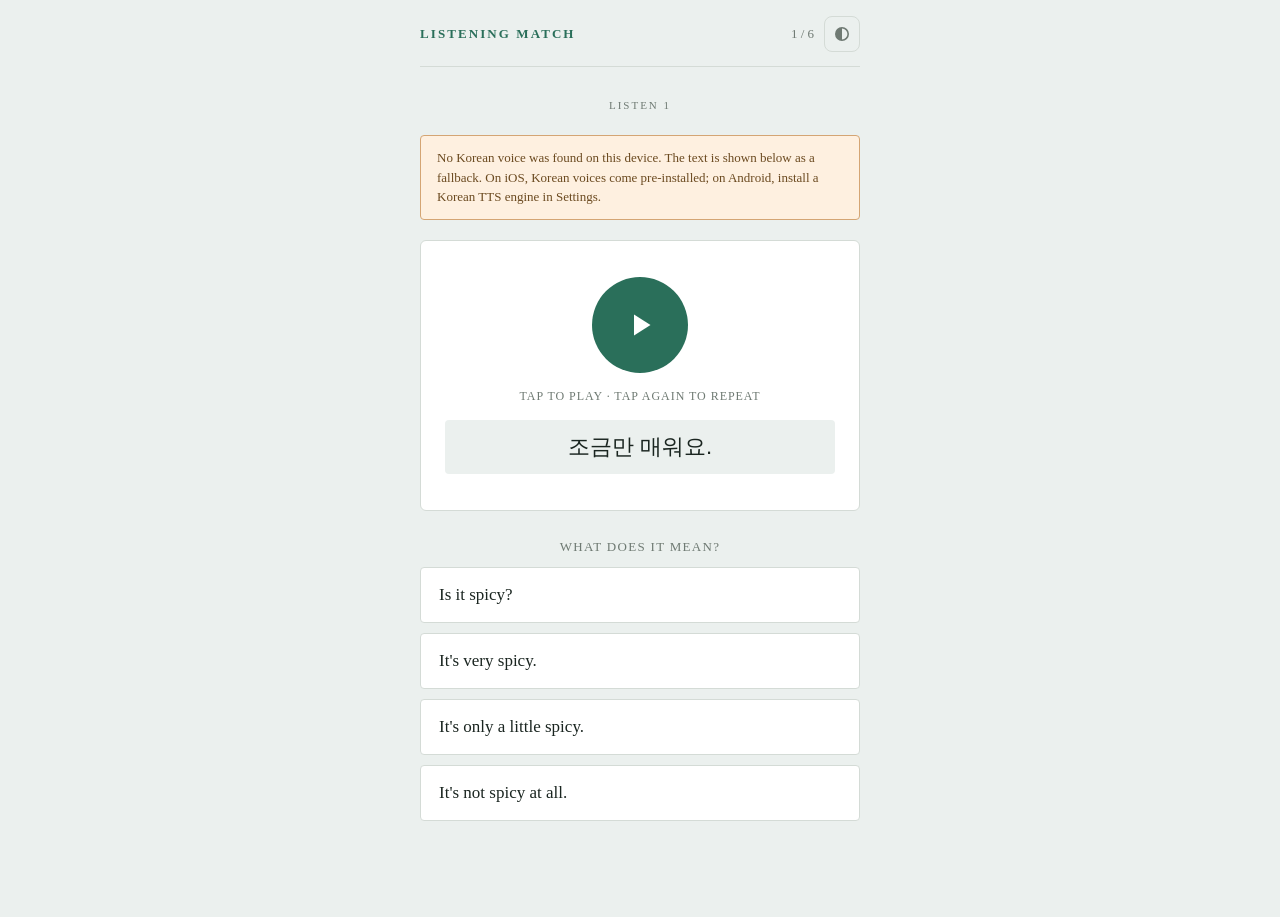
<file: docs/listening/index.html>
<!DOCTYPE html>
<html lang="en">
<head>
  <link rel="icon" type="image/svg+xml" href="../favicon.svg" />
  <link rel="apple-touch-icon" href="../apple-touch-icon.png" />
<meta charset="UTF-8">
<meta name="viewport" content="width=device-width, initial-scale=1.0, maximum-scale=1.0, user-scalable=no, viewport-fit=cover">
<meta http-equiv="Cache-Control" content="no-cache, no-store, must-revalidate">
<meta http-equiv="Pragma" content="no-cache">
<meta http-equiv="Expires" content="0">
<title>Listening Match</title>
<link rel="stylesheet" href="../shared/styles.css">
<script src="../shared/theme.js"></script>
<style>
  :root {
    --bg: #ebf0ee;
    --ink: #1a2520;
    --muted: #6f7a73;
    --accent: #2a6f5a;
    --correct: #2a6f5a;
    --wrong: #b04848;
    --soft: #d4dbd6;
    --card: #ffffff;
    --on-accent: #fff;
    --warn-bg: #fef0e0;
    --warn-border: #d4a574;
    --warn-ink: #6b4a20;
  }

  @media (prefers-color-scheme: dark) {
    :root {
      --bg: #141917;
      --ink: #e7ede9;
      --muted: #93a099;
      --accent: #5fbf98;
      --correct: #52c76b;
      --wrong: #e2726a;
      --soft: #2c3530;
      --card: #1c2320;
      --on-accent: #141917;
      --warn-bg: #3a2c16;
      --warn-border: #d4a574;
      --warn-ink: #f0dcb8;
    }
  }
  :root[data-theme="dark"] {
    --bg: #141917;
    --ink: #e7ede9;
    --muted: #93a099;
    --accent: #5fbf98;
    --correct: #52c76b;
    --wrong: #e2726a;
    --soft: #2c3530;
    --card: #1c2320;
    --on-accent: #141917;
    --warn-bg: #3a2c16;
    --warn-border: #d4a574;
    --warn-ink: #f0dcb8;
  }
  :root[data-theme="light"] {
    --bg: #ebf0ee;
    --ink: #1a2520;
    --muted: #6f7a73;
    --accent: #2a6f5a;
    --correct: #2a6f5a;
    --wrong: #b04848;
    --soft: #d4dbd6;
    --card: #ffffff;
    --on-accent: #fff;
    --warn-bg: #fef0e0;
    --warn-border: #d4a574;
    --warn-ink: #6b4a20;
  }
  :focus-visible { outline: 2px solid var(--accent); outline-offset: 2px; }
  @media (prefers-color-scheme: dark) {
    body .opt.dim { opacity: 0.5; }
  }
  :root[data-theme="dark"] .opt.dim { opacity: 0.5; }
  * { box-sizing: border-box; margin: 0; padding: 0; -webkit-tap-highlight-color: transparent; }
  html, body { height: 100%; overscroll-behavior: none; }
  body {
    font-family: 'Charter', 'Iowan Old Style', Georgia, serif;
    background: var(--bg);
    color: var(--ink);
    min-height: 100vh;
    padding: env(safe-area-inset-top) 0 env(safe-area-inset-bottom);
  }
  .wrap {
    max-width: 480px;
    margin: 0 auto;
    padding: 16px 20px 24px;
    display: flex;
    flex-direction: column;
    min-height: 100vh;
  }
  header {
    display: flex;
    justify-content: space-between;
    align-items: center;
    padding-bottom: 14px;
    border-bottom: 1px solid var(--soft);
    margin-bottom: 32px;
  }
  .header-right { display: flex; align-items: center; gap: 10px; }
  .theme-toggle {
    appearance: none;
    background: transparent;
    border: 1px solid var(--soft);
    border-radius: 8px;
    color: var(--muted);
    width: 36px;
    height: 36px;
    box-sizing: border-box;
    display: inline-flex;
    align-items: center;
    justify-content: center;
    cursor: pointer;
    transition: color 0.15s ease, border-color 0.15s ease;
  }
  .theme-toggle:hover { color: var(--ink); border-color: var(--accent); }
  .title {
    font-size: 13px;
    font-weight: 600;
    letter-spacing: 0.16em;
    text-transform: uppercase;
    color: var(--accent);
  }
  .progress {
    font-variant-numeric: tabular-nums;
    font-size: 13px;
    color: var(--muted);
  }
  .stage { flex: 1; display: flex; flex-direction: column; }

  .card-num {
    font-size: 11px;
    letter-spacing: 0.18em;
    text-transform: uppercase;
    color: var(--muted);
    text-align: center;
    margin-bottom: 24px;
  }
  .audio-card {
    background: var(--card);
    border: 1px solid var(--soft);
    border-radius: 6px;
    padding: 36px 24px;
    text-align: center;
    margin-bottom: 28px;
  }
  .play-btn {
    width: 96px;
    height: 96px;
    border-radius: 50%;
    background: var(--accent);
    border: none;
    color: var(--on-accent);
    cursor: pointer;
    margin-bottom: 16px;
    transition: transform 0.15s ease, background 0.15s ease;
    display: inline-flex;
    align-items: center;
    justify-content: center;
  }
  .play-btn:active { transform: scale(0.95); }
  .play-btn.playing { background: var(--ink); }
  .play-btn svg { width: 36px; height: 36px; fill: var(--on-accent); }
  .play-hint {
    font-size: 12px;
    color: var(--muted);
    letter-spacing: 0.08em;
    text-transform: uppercase;
  }
  .reveal {
    margin-top: 16px;
    padding: 12px 16px;
    background: var(--bg);
    border-radius: 4px;
    font-family: 'Apple SD Gothic Neo', 'Noto Sans KR', sans-serif;
    font-size: 22px;
    color: var(--ink);
    display: none;
  }
  .reveal.show { display: block; }
  .reveal-toggle {
    margin-top: 12px;
    background: none;
    border: 1px solid var(--soft);
    color: var(--muted);
    padding: 8px 16px;
    border-radius: 4px;
    font-family: inherit;
    font-size: 12px;
    letter-spacing: 0.1em;
    text-transform: uppercase;
    cursor: pointer;
  }
  .question {
    font-size: 13px;
    color: var(--muted);
    letter-spacing: 0.1em;
    text-transform: uppercase;
    margin-bottom: 12px;
    text-align: center;
  }
  .options { display: flex; flex-direction: column; gap: 10px; }
  .opt {
    background: var(--card);
    border: 1px solid var(--soft);
    border-radius: 4px;
    padding: 16px 18px;
    font-family: inherit;
    font-size: 17px;
    color: var(--ink);
    text-align: left;
    cursor: pointer;
    transition: all 0.15s ease;
    line-height: 1.3;
  }
  .opt:active { transform: scale(0.99); }
  .opt.correct { background: var(--correct); color: var(--on-accent); border-color: var(--correct); }
  .opt.wrong { background: var(--wrong); color: var(--on-accent); border-color: var(--wrong); }
  .opt.dim { opacity: 0.4; }
  .opt:disabled { cursor: default; }
  .next-bar { margin-top: 24px; text-align: center; min-height: 48px; }
  .next-btn {
    background: var(--ink);
    color: var(--bg);
    border: none;
    border-radius: 4px;
    padding: 14px 30px;
    font-family: inherit;
    font-size: 13px;
    letter-spacing: 0.16em;
    text-transform: uppercase;
    cursor: pointer;
    opacity: 0;
    transition: opacity 0.2s ease;
  }
  .next-btn.show { opacity: 1; }

  .warning {
    background: var(--warn-bg);
    border: 1px solid var(--warn-border);
    border-radius: 4px;
    padding: 12px 16px;
    font-size: 13px;
    line-height: 1.5;
    color: var(--warn-ink);
    margin-bottom: 20px;
  }

  .done { text-align: center; padding: 40px 20px; flex: 1; display: flex; flex-direction: column; justify-content: center; }
  .done-num {
    font-size: 64px;
    font-weight: 300;
    color: var(--accent);
    font-variant-numeric: tabular-nums;
    margin-bottom: 6px;
  }
  .done-label {
    font-size: 12px;
    letter-spacing: 0.18em;
    text-transform: uppercase;
    color: var(--muted);
    margin-bottom: 32px;
  }
  .totals {
    display: flex;
    justify-content: center;
    gap: 32px;
    margin-bottom: 32px;
    padding: 20px 0;
    border-top: 1px solid var(--soft);
    border-bottom: 1px solid var(--soft);
  }
  .totals div { text-align: center; }
  .totals .num { font-size: 22px; font-variant-numeric: tabular-nums; color: var(--ink); }
  .totals .lbl { font-size: 10px; letter-spacing: 0.16em; text-transform: uppercase; color: var(--muted); margin-top: 4px; }
  .restart {
    background: var(--accent);
    color: var(--on-accent);
    border: none;
    border-radius: 4px;
    padding: 14px 36px;
    font-family: inherit;
    font-size: 13px;
    letter-spacing: 0.16em;
    text-transform: uppercase;
    cursor: pointer;
  }
  .loading { text-align: center; padding: 80px 20px; color: var(--muted); font-style: italic; }
</style>
</head>
<body>
<div class="wrap">
  <header>
    <div class="title">Listening Match</div>
    <div class="header-right">
      <div class="progress" id="progress">— / 6</div>
      <button class="theme-toggle" data-ks-theme-toggle type="button" aria-label="Theme: Auto (follows system) - tap to change">
        <svg viewBox="0 0 16 16" width="16" height="16" fill="currentColor" aria-hidden="true"></svg>
      </button>
    </div>
  </header>
  <div class="stage" id="stage">
    <div class="loading">Loading…</div>
  </div>
</div>

<script src="../shared/logger.js"></script>
<script>
// ============================================================
// LISTENING POOL
// Each item: korean sentence (audio target), english correct, 3 distractors
// Sentences kept short (3-7 words) for A2-B1
// ============================================================
const POOL = [
  { ko: '저는 학생이에요.', en: 'I am a student.', distractors: ['I am a teacher.', 'I am a doctor.', 'I am a friend.'] },
  { ko: '커피 한 잔 주세요.', en: 'One coffee please.', distractors: ['Two coffees please.', 'Where is the coffee?', 'Coffee is expensive.'] },
  { ko: '오늘 날씨가 좋아요.', en: 'The weather is nice today.', distractors: ['It rains today.', 'Yesterday was nice.', 'Tomorrow is hot.'] },
  { ko: '집에 가요.', en: 'I\'m going home.', distractors: ['I\'m at home.', 'Come to my home.', 'Home is far.'] },
  { ko: '이거 얼마예요?', en: 'How much is this?', distractors: ['What is this?', 'Where is this?', 'Is this good?'] },
  { ko: '한국어를 공부해요.', en: 'I study Korean.', distractors: ['I speak Korean.', 'I like Korean food.', 'Korean is hard.'] },
  { ko: '친구를 만나요.', en: 'I\'m meeting a friend.', distractors: ['I have a friend.', 'My friend is nice.', 'Where is my friend?'] },
  { ko: '점심 먹었어요?', en: 'Did you eat lunch?', distractors: ['Eat lunch.', 'I\'m eating lunch.', 'Lunch is good.'] },
  { ko: '지하철로 가요.', en: 'I go by subway.', distractors: ['I go to the subway.', 'The subway is here.', 'Where is the subway?'] },
  { ko: '내일 봐요.', en: 'See you tomorrow.', distractors: ['I saw it yesterday.', 'I\'ll come tomorrow.', 'Tomorrow is busy.'] },
  { ko: '이름이 뭐예요?', en: 'What is your name?', distractors: ['What is this?', 'Where are you?', 'Who is it?'] },
  { ko: '저는 영국 사람이에요.', en: 'I\'m British.', distractors: ['I\'m American.', 'I\'m Korean.', 'I\'m a foreigner.'] },
  { ko: '물 좀 주세요.', en: 'Some water please.', distractors: ['Where is the water?', 'I drank water.', 'Water is cold.'] },
  { ko: '시간 있어요?', en: 'Do you have time?', distractors: ['What time is it?', 'I have no time.', 'It\'s on time.'] },
  { ko: '잘 먹겠습니다.', en: 'I will eat well. (said before a meal)', distractors: ['It was delicious.', 'I\'m hungry.', 'I don\'t want to eat.'] },
  { ko: '잘 모르겠어요.', en: 'I don\'t really know.', distractors: ['I know well.', 'I forgot.', 'I understand.'] },
  { ko: '천천히 말해 주세요.', en: 'Please speak slowly.', distractors: ['Please speak louder.', 'I speak fast.', 'Don\'t speak.'] },
  { ko: '한국 음식 좋아해요.', en: 'I like Korean food.', distractors: ['I eat Korean food.', 'Korean food is spicy.', 'I cook Korean food.'] },
  { ko: '주말에 친구하고 홍대에서 밥을 먹었어요.', en: 'On the weekend I ate with a friend in Hongdae.', distractors: ['I\'ll eat with a friend in Hongdae this weekend.', 'I met a friend in Hongdae on the weekend.', 'I drank coffee with a friend in Hongdae.'] },
  { ko: '집 근처에 카페가 많아요.', en: 'There are many cafés near my house.', distractors: ['There\'s one café near my house.', 'There are many cafés near the station.', 'My house is near the café.'] },
  { ko: '매운 음식은 별로 안 좋아해요.', en: 'I don\'t really like spicy food.', distractors: ['I really like spicy food.', 'I can\'t eat spicy food.', 'Spicy food is delicious.'] },
  { ko: '내일 한국어를 공부할 거예요.', en: 'I will study Korean tomorrow.', distractors: ['I studied Korean yesterday.', 'I\'m studying Korean now.', 'Korean is hard tomorrow.'] },
  { ko: '비가 와서 집에 있었어요.', en: 'It rained, so I stayed home.', distractors: ['It rained, but I went out.', 'It\'s raining, so I\'m going home.', 'I stayed home because I was tired.'] },
  { ko: '식당을 예약했어요.', en: 'I booked a restaurant.', distractors: ['I\'m looking for a restaurant.', 'I\'ll book a restaurant.', 'The restaurant is closed.'] },
  { ko: '조금만 기다려 주세요.', en: 'Please wait just a moment.', distractors: ['Please come a little later.', 'Please hurry up.', 'Please wait outside.'] },
  { ko: '지금 막 도착했어요.', en: 'I just arrived now.', distractors: ['I\'m leaving now.', 'I\'ll arrive soon.', 'I arrived early.'] },
  { ko: '여기 제 단골 카페예요.', en: 'This is my regular café.', distractors: ['This is a new café.', 'This café is my friend\'s.', 'My regular café is over there.'] },
  { ko: '저는 단골 카페가 있어요. 거의 매일 커피 마시러 가요.', en: 'I have a regular café. I go almost every day to drink coffee.', distractors: ['I found a new café and went once.', 'I rarely drink coffee at cafés.', 'There are many cafés near my house.'] },
  { ko: '아직 점심 안 먹었어요.', en: 'I haven\'t had lunch yet.', distractors: ['I already ate lunch.', 'I don\'t eat lunch.', 'Did you eat lunch?'] },
  { ko: '주말에 약속이 있어요.', en: 'I have plans on the weekend.', distractors: ['I have no plans this weekend.', 'I have an appointment today.', 'Are you free on the weekend?'] },
  { ko: '카페에서 음악을 들었어요.', en: 'I listened to music at the café.', distractors: ['I listen to music at home.', 'I\'ll listen to music at the café.', 'The café music is loud.'] },
  { ko: '회사에 늦었어요.', en: 'I was late for work.', distractors: ['I left work early.', 'I\'m going to work.', 'Work is far away.'] },
  { ko: '지하철에 사람이 많아요.', en: 'The subway is crowded.', distractors: ['The subway is empty.', 'There are many subway lines.', 'The subway is fast.'] },
  { ko: '9시에 회의가 있어요.', en: 'I have a meeting at 9.', distractors: ['The meeting is at 10.', 'I had a meeting at 9.', 'There\'s no meeting today.'] },
  { ko: '커피 말고 차 주세요.', en: 'Tea instead of coffee, please.', distractors: ['Coffee and tea, please.', 'No coffee, no tea.', 'Coffee or tea?'] },
  { ko: '이 근처에 약국이 있어요?', en: 'Is there a pharmacy near here?', distractors: ['Where is the pharmacy?', 'There\'s a pharmacy near here.', 'Is the hospital near here?'] },
  { ko: '저는 저 아파트에 살아요.', en: 'I live in that apartment.', distractors: ['I work in that apartment.', 'I live in this apartment.', 'That apartment is near my house.'] },
  { ko: '카드로 계산할게요.', en: 'I\'ll pay by card.', distractors: ['I\'ll pay in cash.', 'Can I pay by card?', 'The card doesn\'t work.'] },
  { ko: '큰 사이즈로 주세요.', en: 'A large size, please.', distractors: ['A small size, please.', 'What size is it?', 'The size is large.'] },
  { ko: '포장해 주세요.', en: 'To go / takeout, please.', distractors: ['For here, please.', 'Please open it.', 'Wrap it as a gift, please.'] },
  { ko: '여기서 드시고 가세요?', en: 'Are you having it here? (for here?)', distractors: ['Is it to go?', 'Where are you going?', 'Please eat here.'] },
  { ko: '주문 도와드릴까요?', en: 'May I take your order?', distractors: ['Your order is ready.', 'I\'ll order for you.', 'Did you order already?'] },
  { ko: '아이스 아메리카노 한 잔이요.', en: 'One iced americano, please.', distractors: ['One hot americano, please.', 'Two iced americanos, please.', 'Is the americano iced?'] },
  { ko: '영수증 필요하세요?', en: 'Do you need a receipt?', distractors: ['Here is your receipt.', 'I need a receipt.', 'Do you have the receipt?'] },
  { ko: '와이파이 비밀번호가 뭐예요?', en: 'What\'s the wifi password?', distractors: ['Is there wifi here?', 'The wifi is slow.', 'What\'s your phone number?'] },
  { ko: '자리 있어요?', en: 'Is there a seat available?', distractors: ['This is my seat.', 'Where is the seat?', 'The seats are all full.'] },
  { ko: '창가 자리요.', en: 'A window seat, please.', distractors: ['Please open the window.', 'Is there a seat available?', 'The seat is by the window.'] },
  { ko: '창가 자리로 주세요.', en: 'A window seat, please.', distractors: ['An aisle seat, please.', 'Is the window open?', 'The seat is by the window.'] },
  { ko: '다음 역에서 내려요.', en: 'I get off at the next station.', distractors: ['I get on at the next station.', 'Get off at this station.', 'The next station is far.'] },
  { ko: '환승해야 해요.', en: 'I have to transfer (trains).', distractors: ['I don\'t need to transfer.', 'Where do I transfer?', 'I already transferred.'] },
  { ko: '길이 막혀요.', en: 'The traffic is bad.', distractors: ['The road is clear.', 'The road is closed.', 'Which way is the road?'] },
  { ko: '다 왔어요.', en: 'We\'re almost there.', distractors: ['We already left.', 'We\'re not there yet.', 'Where are we going?'] },
  { ko: '우산을 안 가져왔어요.', en: 'I didn\'t bring an umbrella.', distractors: ['I brought an umbrella.', 'I lost my umbrella.', 'Bring an umbrella.'] },
  { ko: '천천히 가도 돼요.', en: 'We can take our time (go slowly).', distractors: ['We have to hurry.', 'Go quickly, please.', 'Let\'s go now.'] },
  { ko: '배터리가 없어요.', en: 'My battery is dead.', distractors: ['The battery is full.', 'I don\'t have a phone.', 'Where is the charger?'] },
  { ko: '충전기 좀 빌릴 수 있어요?', en: 'Can I borrow a charger?', distractors: ['Where can I charge it?', 'Can I buy a charger?', 'Lend me your phone.'] },
  { ko: '조금만 매워요.', en: 'It\'s only a little spicy.', distractors: ['It\'s very spicy.', 'It\'s not spicy at all.', 'Is it spicy?'] },
  { ko: '오늘 저녁에 시간 괜찮아요?', en: 'Are you free this evening?', distractors: ['Are you free tomorrow morning?', 'What time is it tonight?', 'I\'m busy this evening.'] },
  { ko: '그럼 이따 봐요.', en: 'See you later, then.', distractors: ['See you tomorrow, then.', 'I saw you earlier.', 'Let\'s meet now.'] },
  { ko: '맛있게 드세요.', en: 'Enjoy your meal.', distractors: ['Eat slowly.', 'Did it taste good?', 'I ate well, thank you.'] },
  { ko: '한 번 더 말해 주세요.', en: 'Please say that one more time.', distractors: ['Please speak slowly.', 'Don\'t say it again.', 'I already said it once.'] },
  { ko: '잠시만요.', en: 'Just a moment, please.', distractors: ['Hello there.', 'Excuse me, sorry.', 'Come here, please.'] },
  { ko: '주말 잘 보내세요.', en: 'Have a good weekend.', distractors: ['Have a good evening.', 'Did you have a good weekend?', 'See you on the weekend.'] },
];

const SESSION_SIZE = 6;

let session = [];
let currentIdx = 0;
let sessionCorrect = 0;
let itemsThisSession = []; // per-item results for error logging: {id, given, expected, correct}
let koreanVoice = null;
let voicesReady = false;

// ============================================================
// VOICE SETUP
// ============================================================
function pickKoreanVoice() {
  const voices = window.speechSynthesis.getVoices();
  // Prefer ko-KR; fall back to anything starting with ko
  koreanVoice = voices.find(v => v.lang === 'ko-KR') ||
                voices.find(v => v.lang && v.lang.startsWith('ko')) ||
                null;
  voicesReady = true;
}

function speak(text) {
  if (!('speechSynthesis' in window)) return false;
  window.speechSynthesis.cancel();
  const utter = new SpeechSynthesisUtterance(text);
  utter.lang = 'ko-KR';
  if (koreanVoice) utter.voice = koreanVoice;
  utter.rate = 0.85;
  utter.pitch = 1.0;
  window.speechSynthesis.speak(utter);
  return true;
}

// ============================================================
// SESSION
// ============================================================
function shuffle(a) {
  const arr = [...a];
  for (let i = arr.length - 1; i > 0; i--) {
    const j = Math.floor(Math.random() * (i + 1));
    [arr[i], arr[j]] = [arr[j], arr[i]];
  }
  return arr;
}

function buildSession() {
  session = shuffle(POOL).slice(0, SESSION_SIZE).map(item => {
    const options = shuffle([item.en, ...item.distractors]);
    return { ...item, options };
  });
  currentIdx = 0;
  sessionCorrect = 0;
  itemsThisSession = [];
}

const stage = document.getElementById('stage');
const progress = document.getElementById('progress');

function renderCard() {
  const card = session[currentIdx];
  progress.textContent = `${currentIdx + 1} / ${SESSION_SIZE}`;

  const noVoiceWarning = (!koreanVoice && voicesReady)
    ? `<div class="warning">No Korean voice was found on this device. The text is shown below as a fallback. On iOS, Korean voices come pre-installed; on Android, install a Korean TTS engine in Settings.</div>`
    : '';

  const fallbackReveal = !koreanVoice
    ? `<div class="reveal show">${card.ko}</div>`
    : `<div class="reveal" id="reveal">${card.ko}</div>
       <button class="reveal-toggle" id="revealToggle">Show text</button>`;

  stage.innerHTML = `
    <div class="card-num">Listen ${currentIdx + 1}</div>
    ${noVoiceWarning}
    <div class="audio-card">
      <button class="play-btn" id="play" aria-label="Play audio">
        <svg viewBox="0 0 24 24"><path d="M8 5v14l11-7z"/></svg>
      </button>
      <div class="play-hint">Tap to play · tap again to repeat</div>
      ${fallbackReveal}
    </div>
    <div class="question">What does it mean?</div>
    <div class="options" id="opts"></div>
    <div class="next-bar"><button class="next-btn" id="next">Next →</button></div>
  `;

  const playBtn = document.getElementById('play');
  playBtn.onclick = () => {
    playBtn.classList.add('playing');
    speak(card.ko);
    setTimeout(() => playBtn.classList.remove('playing'), 1500);
  };

  if (koreanVoice) {
    const toggle = document.getElementById('revealToggle');
    const reveal = document.getElementById('reveal');
    toggle.onclick = () => {
      reveal.classList.toggle('show');
      toggle.textContent = reveal.classList.contains('show') ? 'Hide text' : 'Show text';
    };
  }

  const optsEl = document.getElementById('opts');
  card.options.forEach(opt => {
    const btn = document.createElement('button');
    btn.className = 'opt';
    btn.textContent = opt;
    btn.onclick = () => handleAnswer(btn, opt, card);
    optsEl.appendChild(btn);
  });

  // auto-play first time
  setTimeout(() => speak(card.ko), 350);
}

function handleAnswer(btn, chosen, card) {
  const allBtns = document.querySelectorAll('.opt');
  allBtns.forEach(b => b.disabled = true);

  const isCorrect = chosen === card.en;
  itemsThisSession.push({ id: card.ko, given: chosen, expected: card.en, correct: isCorrect });
  if (isCorrect) {
    btn.classList.add('correct');
    sessionCorrect++;
  } else {
    btn.classList.add('wrong');
    allBtns.forEach(b => {
      if (b.textContent === card.en) b.classList.add('correct');
      else if (b !== btn) b.classList.add('dim');
    });
    // also reveal text on a wrong answer
    const reveal = document.getElementById('reveal');
    if (reveal) reveal.classList.add('show');
  }

  document.getElementById('next').classList.add('show');
  document.getElementById('next').onclick = nextCard;
}

function nextCard() {
  currentIdx++;
  if (currentIdx >= SESSION_SIZE) renderDone();
  else renderCard();
}

function renderDone() {
  try { KoreanSuiteLogger.log('listening', { events: [{ type: 'session_complete', correct: sessionCorrect, total: SESSION_SIZE, modality: 'recognition', items: itemsThisSession }] }); } catch(e){}
  progress.textContent = `${SESSION_SIZE} / ${SESSION_SIZE}`;
  stage.innerHTML = `
    <div class="done">
      <div class="done-num">${sessionCorrect}/${SESSION_SIZE}</div>
      <div class="done-label">Session complete</div>
      <button class="restart" id="restart">Another round</button>
    </div>
  `;
  document.getElementById('restart').onclick = startSession;
}

function startSession() {
  buildSession();
  renderCard();
}

// boot
(async () => {
  // wait for voices to load (some browsers populate them async)
  if ('speechSynthesis' in window) {
    pickKoreanVoice();
    if (!voicesReady || !koreanVoice) {
      window.speechSynthesis.onvoiceschanged = () => {
        pickKoreanVoice();
      };
      // give it a moment then continue regardless
      await new Promise(r => setTimeout(r, 250));
      pickKoreanVoice();
    }
  } else {
    voicesReady = true;
  }
  startSession();
})();
</script>
</body>
</html>
</file>
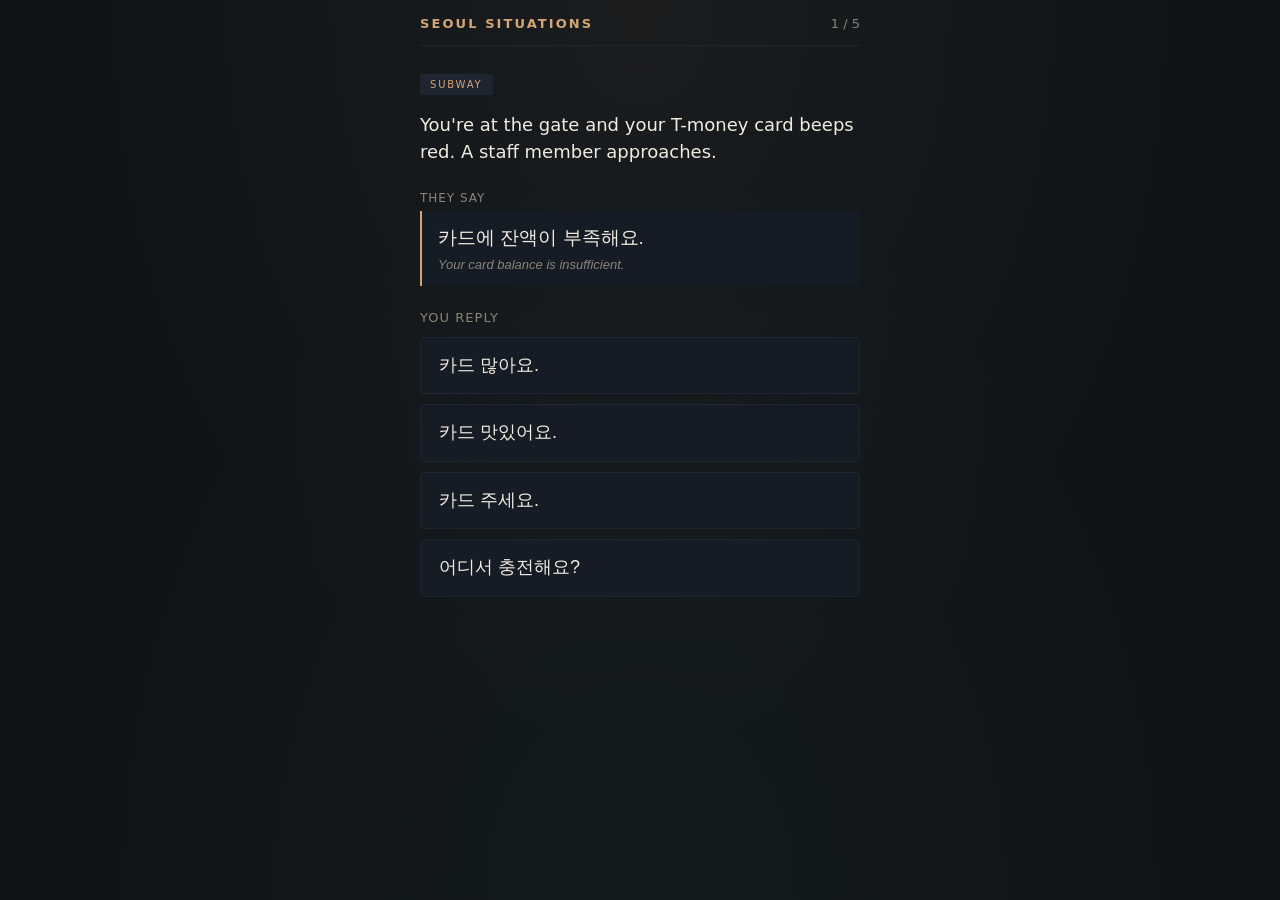
<file: docs/seoul/index.html>
<!DOCTYPE html>
<html lang="en">
<head>
  <link rel="icon" type="image/svg+xml" href="../favicon.svg" />
  <link rel="apple-touch-icon" href="../apple-touch-icon.png" />
<meta charset="UTF-8">
<meta name="viewport" content="width=device-width, initial-scale=1.0, maximum-scale=1.0, user-scalable=no, viewport-fit=cover">
<meta http-equiv="Cache-Control" content="no-cache, no-store, must-revalidate">
<meta http-equiv="Pragma" content="no-cache">
<meta http-equiv="Expires" content="0">
<title>Seoul Situations</title>
<link rel="stylesheet" href="../shared/styles.css">
<style>
  :root {
    --bg: #0f1419;
    --ink: #f0ebe0;
    --muted: #8a8478;
    --accent: #d4a574;
    --correct: #7ab07a;
    --wrong: #c46868;
    --soft: #1f2530;
    --card: #161c25;
    --card-light: #1c232e;
  }
  * { box-sizing: border-box; margin: 0; padding: 0; -webkit-tap-highlight-color: transparent; }
  html, body {
    height: 100%;
    overscroll-behavior: none;
  }
  body {
    font-family: 'Avenir Next', 'Helvetica Neue', system-ui, sans-serif;
    background: var(--bg);
    color: var(--ink);
    min-height: 100vh;
    padding: env(safe-area-inset-top) 0 env(safe-area-inset-bottom);
    background-image:
      radial-gradient(ellipse at top, rgba(212,165,116,0.06), transparent 60%),
      radial-gradient(ellipse at bottom, rgba(122,176,122,0.04), transparent 60%);
  }
  .wrap {
    max-width: 480px;
    margin: 0 auto;
    padding: 16px 20px 24px;
    display: flex;
    flex-direction: column;
    min-height: 100vh;
  }
  header {
    display: flex;
    justify-content: space-between;
    align-items: baseline;
    padding-bottom: 14px;
    border-bottom: 1px solid var(--soft);
    margin-bottom: 28px;
  }
  .title {
    font-size: 13px;
    font-weight: 600;
    letter-spacing: 0.16em;
    text-transform: uppercase;
    color: var(--accent);
  }
  .progress {
    font-variant-numeric: tabular-nums;
    font-size: 13px;
    color: var(--muted);
  }
  .stage { flex: 1; display: flex; flex-direction: column; }

  .scene-tag {
    display: inline-block;
    align-self: flex-start;
    background: var(--soft);
    color: var(--accent);
    font-size: 10px;
    letter-spacing: 0.18em;
    text-transform: uppercase;
    padding: 5px 10px;
    border-radius: 2px;
    margin-bottom: 16px;
  }
  .setup {
    font-size: 18px;
    line-height: 1.5;
    color: var(--ink);
    margin-bottom: 8px;
    font-weight: 400;
  }
  .speaker {
    font-size: 12px;
    color: var(--muted);
    letter-spacing: 0.08em;
    text-transform: uppercase;
    margin-bottom: 6px;
    margin-top: 18px;
  }
  .they-say {
    background: var(--card);
    border-left: 2px solid var(--accent);
    padding: 14px 16px;
    margin-bottom: 24px;
    font-family: 'Apple SD Gothic Neo', 'Noto Sans KR', sans-serif;
    font-size: 19px;
    color: var(--ink);
  }
  .they-say-en {
    color: var(--muted);
    font-style: italic;
    font-size: 13px;
    margin-top: 6px;
    font-family: 'Avenir Next', 'Helvetica Neue', sans-serif;
  }
  .question {
    font-size: 13px;
    color: var(--muted);
    letter-spacing: 0.08em;
    text-transform: uppercase;
    margin-bottom: 12px;
  }
  .options { display: flex; flex-direction: column; gap: 10px; }
  .opt {
    background: var(--card);
    border: 1px solid var(--soft);
    border-radius: 4px;
    padding: 16px 18px;
    font-family: 'Apple SD Gothic Neo', 'Noto Sans KR', sans-serif;
    font-size: 18px;
    color: var(--ink);
    text-align: left;
    cursor: pointer;
    transition: all 0.15s ease;
    width: 100%;
    line-height: 1.3;
  }
  .opt:hover:not(:disabled) { background: var(--card-light); border-color: var(--accent); }
  .opt:active { transform: scale(0.99); }
  .opt.correct {
    background: rgba(122,176,122,0.18);
    border-color: var(--correct);
  }
  .opt.wrong {
    background: rgba(196,104,104,0.18);
    border-color: var(--wrong);
  }
  .opt.dim { opacity: 0.35; }
  .opt:disabled { cursor: default; }
  .feedback {
    margin-top: 20px;
    padding: 16px;
    background: var(--card);
    border-radius: 4px;
    font-size: 14px;
    line-height: 1.5;
    color: var(--ink);
    display: none;
  }
  .feedback.show { display: block; }
  .gloss-block {
    margin-bottom: 14px;
    padding-bottom: 14px;
    border-bottom: 1px solid var(--soft);
  }
  .gloss-row {
    display: flex;
    flex-direction: column;
    gap: 2px;
    padding: 6px 0;
  }
  .gloss-ko {
    font-family: 'Apple SD Gothic Neo', 'Noto Sans KR', sans-serif;
    font-size: 15px;
    color: var(--ink);
  }
  .gloss-en {
    font-size: 12px;
    color: var(--muted);
    font-style: italic;
    padding-left: 14px;
  }
  .note-row strong { color: var(--accent); }
  .next-bar { margin-top: 20px; text-align: center; min-height: 48px; }
  .next-btn {
    background: var(--accent);
    color: var(--bg);
    border: none;
    border-radius: 4px;
    padding: 14px 30px;
    font-family: inherit;
    font-size: 13px;
    letter-spacing: 0.16em;
    text-transform: uppercase;
    font-weight: 600;
    cursor: pointer;
    opacity: 0;
    transition: opacity 0.2s ease;
  }
  .next-btn.show { opacity: 1; }
  .done {
    text-align: center;
    padding: 40px 20px;
    flex: 1;
    display: flex;
    flex-direction: column;
    justify-content: center;
  }
  .done-num {
    font-size: 64px;
    font-weight: 200;
    color: var(--accent);
    font-variant-numeric: tabular-nums;
    margin-bottom: 6px;
  }
  .done-label {
    font-size: 12px;
    letter-spacing: 0.18em;
    text-transform: uppercase;
    color: var(--muted);
    margin-bottom: 32px;
  }
  .totals {
    display: flex;
    justify-content: center;
    gap: 32px;
    margin-bottom: 32px;
    padding: 20px 0;
    border-top: 1px solid var(--soft);
    border-bottom: 1px solid var(--soft);
  }
  .totals div { text-align: center; }
  .totals .num {
    font-size: 22px;
    font-weight: 400;
    font-variant-numeric: tabular-nums;
    color: var(--ink);
  }
  .totals .lbl {
    font-size: 10px;
    letter-spacing: 0.16em;
    text-transform: uppercase;
    color: var(--muted);
    margin-top: 4px;
  }
  .restart {
    background: var(--accent);
    color: var(--bg);
    border: none;
    border-radius: 4px;
    padding: 14px 36px;
    font-family: inherit;
    font-size: 13px;
    letter-spacing: 0.16em;
    text-transform: uppercase;
    font-weight: 600;
    cursor: pointer;
  }
  .loading { text-align: center; padding: 80px 20px; color: var(--muted); font-style: italic; }
</style>
</head>
<body>
<div class="wrap">
  <header>
    <div class="title">Seoul Situations</div>
    <div class="progress" id="progress">— / 5</div>
  </header>
  <div class="stage" id="stage">
    <div class="loading">Loading…</div>
  </div>
</div>

<script src="../shared/logger.js"></script>
<script>
// ============================================================
// SITUATIONS POOL
// Each item: scene tag, setup (English context), what the other person says (Korean + gloss),
// 4 response options, correct answer, brief teaching note.
// ============================================================
const SITUATIONS = [
  {
    tag: 'Cafe · Yeonnam-dong',
    setup: 'You walk into a cafe and the barista greets you. You want a hot americano.',
    theySay: { ko: '주문하시겠어요?', en: 'Would you like to order?' },
    options: [
      { ko: '따뜻한 아메리카노 한 잔 주세요.', en: 'One hot americano please.', correct: true },
      { ko: '아메리카노 어디예요?', en: 'Where is the americano?', correct: false },
      { ko: '아메리카노 안 먹어요.', en: 'I don\'t eat americano.', correct: false },
      { ko: '아메리카노 비싸요.', en: 'Americano is expensive.', correct: false }
    ],
    note: '주세요 = "please give me". The pattern [thing] + 한 잔 + 주세요 means "one cup of [thing], please".'
  },
  {
    tag: 'Convenience store',
    setup: 'You\'re paying at a GS25. The cashier asks if you have a points card.',
    theySay: { ko: '포인트 카드 있으세요?', en: 'Do you have a points card?' },
    options: [
      { ko: '없어요.', en: 'I don\'t have one.', correct: true },
      { ko: '여기요.', en: 'Over here.', correct: false },
      { ko: '많아요.', en: 'There\'s a lot.', correct: false },
      { ko: '맛있어요.', en: 'It\'s delicious.', correct: false }
    ],
    note: '있어요 = "have / there is". 없어요 = "don\'t have / there isn\'t". One of the most useful pairs in Korean.'
  },
  {
    tag: 'Taxi',
    setup: 'You get in a taxi at Hongik University Station. You want to go to Yeonnam-dong.',
    theySay: { ko: '어디로 가세요?', en: 'Where are you going?' },
    options: [
      { ko: '연남동으로 가 주세요.', en: 'To Yeonnam-dong please.', correct: true },
      { ko: '연남동에서 와요.', en: 'I\'m coming from Yeonnam-dong.', correct: false },
      { ko: '연남동이 좋아요.', en: 'Yeonnam-dong is nice.', correct: false },
      { ko: '연남동 어디예요?', en: 'Where is Yeonnam-dong?', correct: false }
    ],
    note: '으로 / 로 = "to / toward" (direction). 가 주세요 = "please go". Together: "please go to [place]".'
  },
  {
    tag: 'Restaurant',
    setup: 'You\'re at a restaurant in Mapo. The server brings the menu and asks what you\'ll have.',
    theySay: { ko: '뭐 드시겠어요?', en: 'What will you have?' },
    options: [
      { ko: '김치찌개 하나 주세요.', en: 'One kimchi stew please.', correct: true },
      { ko: '김치찌개 어디예요?', en: 'Where is kimchi stew?', correct: false },
      { ko: '김치찌개 안 좋아요.', en: 'Kimchi stew is no good.', correct: false },
      { ko: '김치찌개 많아요.', en: 'There\'s a lot of kimchi stew.', correct: false }
    ],
    note: '드시다 = honorific form of 먹다 (to eat). Servers use it about you. You answer with normal verbs about yourself.'
  },
  {
    tag: 'Asking directions',
    setup: 'You\'re looking for the subway station and stop someone on the street.',
    theySay: { ko: '네, 무슨 일이세요?', en: 'Yes, what is it?' },
    options: [
      { ko: '지하철역이 어디예요?', en: 'Where is the subway station?', correct: true },
      { ko: '지하철역 주세요.', en: 'Please give me the subway station.', correct: false },
      { ko: '지하철역 먹어요.', en: 'I eat the subway station.', correct: false },
      { ko: '지하철역 많아요.', en: 'There are lots of subway stations.', correct: false }
    ],
    note: '어디예요? = "Where is it?" The most useful question in a new city. [Thing] + 이/가 + 어디예요?'
  },
  {
    tag: 'Cafe · paying',
    setup: 'You\'ve finished your coffee and want the bill at the counter.',
    theySay: { ko: '뭐 도와 드릴까요?', en: 'How can I help you?' },
    options: [
      { ko: '계산할게요.', en: 'I\'ll pay.', correct: true },
      { ko: '계산서 어디예요?', en: 'Where is the receipt?', correct: false },
      { ko: '커피 주세요.', en: 'Coffee please.', correct: false },
      { ko: '맛있어요.', en: 'It\'s delicious.', correct: false }
    ],
    note: '계산하다 = "to calculate / pay". -ㄹ게요 = "I\'ll do [verb]" — a soft promise or intention.'
  },
  {
    tag: 'Cafe · seat',
    setup: 'You just arrived at your regular cafe and want a window seat.',
    theySay: { ko: '어떤 자리 원하세요?', en: 'What kind of seat would you like?' },
    options: [
      { ko: '창가 자리요. 지금 막 도착했어요.', en: 'A window seat, please. I just arrived now.', correct: true },
      { ko: '예약했어요. 회사에 늦었어요.', en: 'I booked it. I was late for work.', correct: false },
      { ko: '이따 봐요. 주문했어요.', en: 'See you later. I ordered.', correct: false },
      { ko: '근처에 가도 돼요.', en: 'It is okay to go nearby.', correct: false }
    ],
    note: '자리 = seat/place. 지금 막 + past tense means "just now": 지금 막 도착했어요 = "I just arrived now."'
  },
  {
    tag: 'Neighbourhood · home',
    setup: 'Someone asks which building you live in. You point to an apartment building over there.',
    theySay: { ko: '어디에 살아요?', en: 'Where do you live?' },
    options: [
      { ko: '저는 저 아파트에 살아요.', en: 'I live in that apartment.', correct: true },
      { ko: '저는 이 아파트에 살아요.', en: 'I live in this apartment.', correct: false },
      { ko: '저는 저 아파트에서 일해요.', en: 'I work in that apartment.', correct: false },
      { ko: '저 아파트가 어디예요?', en: 'Where is that apartment?', correct: false }
    ],
    note: '저는 = "as for me" (저, humble I + 는, topic marker). 저 아파트 = "that apartment over there". Place + 에 살아요 = "live at/in [place]".'
  },
  {
    tag: 'Bakery',
    setup: 'You point at a pastry. The server asks if you want it heated up.',
    theySay: { ko: '데워 드릴까요?', en: 'Shall I heat it up for you?' },
    options: [
      { ko: '네, 데워 주세요.', en: 'Yes, please heat it.', correct: true },
      { ko: '아니요, 비싸요.', en: 'No, it\'s expensive.', correct: false },
      { ko: '네, 어디예요?', en: 'Yes, where is it?', correct: false },
      { ko: '아니요, 많아요.', en: 'No, there\'s a lot.', correct: false }
    ],
    note: '드릴까요? = honorific "shall I do for you?" Reply with 네 (yes) + the verb in 주세요 form, or 아니요, 괜찮아요 (no, I\'m fine).'
  },
  {
    tag: 'Meeting a friend',
    setup: 'A Korean friend you haven\'t seen in a week meets you at a cafe.',
    theySay: { ko: '오랜만이에요! 잘 지냈어요?', en: 'Long time! Have you been well?' },
    options: [
      { ko: '네, 잘 지냈어요.', en: 'Yes, I\'ve been well.', correct: true },
      { ko: '네, 비싸요.', en: 'Yes, it\'s expensive.', correct: false },
      { ko: '네, 주세요.', en: 'Yes, please give me.', correct: false },
      { ko: '네, 어디예요?', en: 'Yes, where is it?', correct: false }
    ],
    note: '잘 지냈어요 = past tense of "to be / get along well". The standard answer mirrors the question.'
  },
  {
    tag: 'Subway',
    setup: 'You\'re at the gate and your T-money card beeps red. A staff member approaches.',
    theySay: { ko: '카드에 잔액이 부족해요.', en: 'Your card balance is insufficient.' },
    options: [
      { ko: '어디서 충전해요?', en: 'Where do I recharge?', correct: true },
      { ko: '카드 주세요.', en: 'Please give me a card.', correct: false },
      { ko: '카드 맛있어요.', en: 'The card is delicious.', correct: false },
      { ko: '카드 많아요.', en: 'There are lots of cards.', correct: false }
    ],
    note: '충전하다 = "to charge / top up". 어디서 = "where (at)" — used for actions happening at a location.'
  },
  {
    tag: 'Shopping',
    setup: 'You\'re at a clothing shop in Hongdae and you want to try something on.',
    theySay: { ko: '도와 드릴까요?', en: 'Can I help you?' },
    options: [
      { ko: '입어 봐도 돼요?', en: 'May I try it on?', correct: true },
      { ko: '얼마예요?', en: 'How much is it?', correct: false },
      { ko: '어디예요?', en: 'Where is it?', correct: false },
      { ko: '맛있어요?', en: 'Is it delicious?', correct: false }
    ],
    note: '-아/어 봐도 돼요? = "may I try doing [verb]?" A polite way to ask permission. 입다 = to wear.'
  },
  {
    tag: 'Restaurant · spice',
    setup: 'You\'re ordering tteokbokki and the server checks how spicy you want it.',
    theySay: { ko: '많이 매워도 괜찮으세요?', en: 'Is very spicy okay?' },
    options: [
      { ko: '조금만 맵게 해 주세요.', en: 'Just a little spicy please.', correct: true },
      { ko: '많이 좋아요.', en: 'Lots is good.', correct: false },
      { ko: '어디예요?', en: 'Where is it?', correct: false },
      { ko: '많아요.', en: 'There\'s a lot.', correct: false }
    ],
    note: '조금 = a little. 만 = only / just. 맵게 = "spicily" (adverb form of 맵다). The pattern -게 해 주세요 = "please make it [adverb]".'
  },
  {
    tag: 'Greeting a neighbour',
    setup: 'You\'re leaving your apartment building in the morning and the security guard nods at you.',
    theySay: { ko: '안녕하세요. 어디 가세요?', en: 'Hello. Where are you going?' },
    options: [
      { ko: '안녕하세요. 회사에 가요.', en: 'Hello. I\'m going to work.', correct: true },
      { ko: '회사 어디예요?', en: 'Where is the company?', correct: false },
      { ko: '회사 비싸요.', en: 'The company is expensive.', correct: false },
      { ko: '회사 주세요.', en: 'Please give me a company.', correct: false }
    ],
    note: '에 + 가요 = "go to [place]". This is small talk, not a real question — a short answer is correct and friendly.'
  },
];

const SESSION_SIZE = 5;

let session = [];
let currentIdx = 0;
let sessionCorrect = 0;
let itemsThisSession = []; // per-item results for error logging: {id, given, expected, correct}

function shuffle(a) {
  const arr = [...a];
  for (let i = arr.length - 1; i > 0; i--) {
    const j = Math.floor(Math.random() * (i + 1));
    [arr[i], arr[j]] = [arr[j], arr[i]];
  }
  return arr;
}

function buildSession() {
  session = shuffle(SITUATIONS).slice(0, SESSION_SIZE).map(sit => ({
    ...sit,
    options: shuffle(sit.options)
  }));
  currentIdx = 0;
  sessionCorrect = 0;
  itemsThisSession = [];
}

const stage = document.getElementById('stage');
const progress = document.getElementById('progress');

function renderSituation() {
  const s = session[currentIdx];
  progress.textContent = `${currentIdx + 1} / ${SESSION_SIZE}`;

  stage.innerHTML = `
    <div class="scene-tag">${s.tag}</div>
    <div class="setup">${s.setup}</div>
    <div class="speaker">They say</div>
    <div class="they-say">
      ${s.theySay.ko}
      <div class="they-say-en">${s.theySay.en}</div>
    </div>
    <div class="question">You reply</div>
    <div class="options" id="opts"></div>
    <div class="feedback" id="fb"></div>
    <div class="next-bar"><button class="next-btn" id="next">Next →</button></div>
  `;

  const optsEl = document.getElementById('opts');
  s.options.forEach(opt => {
    const btn = document.createElement('button');
    btn.className = 'opt';
    btn.textContent = opt.ko;
    btn.onclick = () => handleAnswer(btn, opt, s);
    optsEl.appendChild(btn);
  });
}

function handleAnswer(btn, chosen, sit) {
  const allBtns = document.querySelectorAll('.opt');
  allBtns.forEach(b => b.disabled = true);

  const correctOptItem = sit.options.find(o => o.correct);
  itemsThisSession.push({ id: sit.theySay.ko, given: chosen.ko, expected: correctOptItem && correctOptItem.ko, correct: !!chosen.correct });
  if (chosen.correct) {
    btn.classList.add('correct');
    sessionCorrect++;
  } else {
    btn.classList.add('wrong');
    allBtns.forEach((b, i) => {
      if (sit.options[i].correct) b.classList.add('correct');
      else if (b !== btn) b.classList.add('dim');
    });
  }

  const fb = document.getElementById('fb');
  const correctOpt = sit.options.find(o => o.correct);
  const glossesHtml = sit.options.map(o => {
    const marker = o.correct ? '✓' : '·';
    return `<div class="gloss-row"><span class="gloss-ko">${marker} ${o.ko}</span><span class="gloss-en">${o.en}</span></div>`;
  }).join('');
  fb.innerHTML = `
    <div class="gloss-block">${glossesHtml}</div>
    <div class="note-row"><strong>Note.</strong> ${sit.note}</div>
  `;
  fb.classList.add('show');

  document.getElementById('next').classList.add('show');
  document.getElementById('next').onclick = nextSituation;
}

function nextSituation() {
  currentIdx++;
  if (currentIdx >= SESSION_SIZE) renderDone();
  else renderSituation();
}

function renderDone() {
  try { KoreanSuiteLogger.log('seoul', { events: [{ type: 'session_complete', correct: sessionCorrect, total: SESSION_SIZE, modality: 'production', items: itemsThisSession }] }); } catch(e){}
  progress.textContent = `${SESSION_SIZE} / ${SESSION_SIZE}`;
  stage.innerHTML = `
    <div class="done">
      <div class="done-num">${sessionCorrect}/${SESSION_SIZE}</div>
      <div class="done-label">Session complete</div>
      <button class="restart" id="restart">Another round</button>
    </div>
  `;
  document.getElementById('restart').onclick = startSession;
}

function startSession() {
  buildSession();
  renderSituation();
}

startSession();
</script>
</body>
</html>
</file>
<file: docs/shared/styles.css>
/* shared/styles.css — base resets and shared utilities for the Korean Suite */
*, *::before, *::after { box-sizing: border-box; }
html, body { margin: 0; padding: 0; }
:root { --ks-bottom-clearance: env(safe-area-inset-bottom); }

/*
 * ChatGPT's iOS in-app browser places its share / "Open in Safari" rail over
 * the page. The rail is host chrome, so CSS cannot move it; reserve a scroll
 * tail instead. Installed Home Screen apps retain safe-area-only spacing.
 */
@supports (-webkit-touch-callout: none) {
  :root { --ks-bottom-clearance: max(env(safe-area-inset-bottom), 8rem); }
  @media (display-mode: standalone) {
    :root { --ks-bottom-clearance: env(safe-area-inset-bottom); }
  }
}

body {
  font-family: -apple-system, BlinkMacSystemFont, "Segoe UI", Roboto, sans-serif;
  background: #f5f1e8;
  color: #1a2520;
  -webkit-text-size-adjust: 100%;
  padding-bottom: var(--ks-bottom-clearance) !important;
}
button { font: inherit; cursor: pointer; }
.ks-suite-nav {
  font-size: 13px;
  padding: 8px 12px;
  background: #f0f0f0;
  border-bottom: 1px solid #ddd;
}
.ks-suite-nav a {
  color: #444;
  text-decoration: none;
  margin-right: 12px;
}
.ks-suite-nav a:hover { text-decoration: underline; }
</file>
